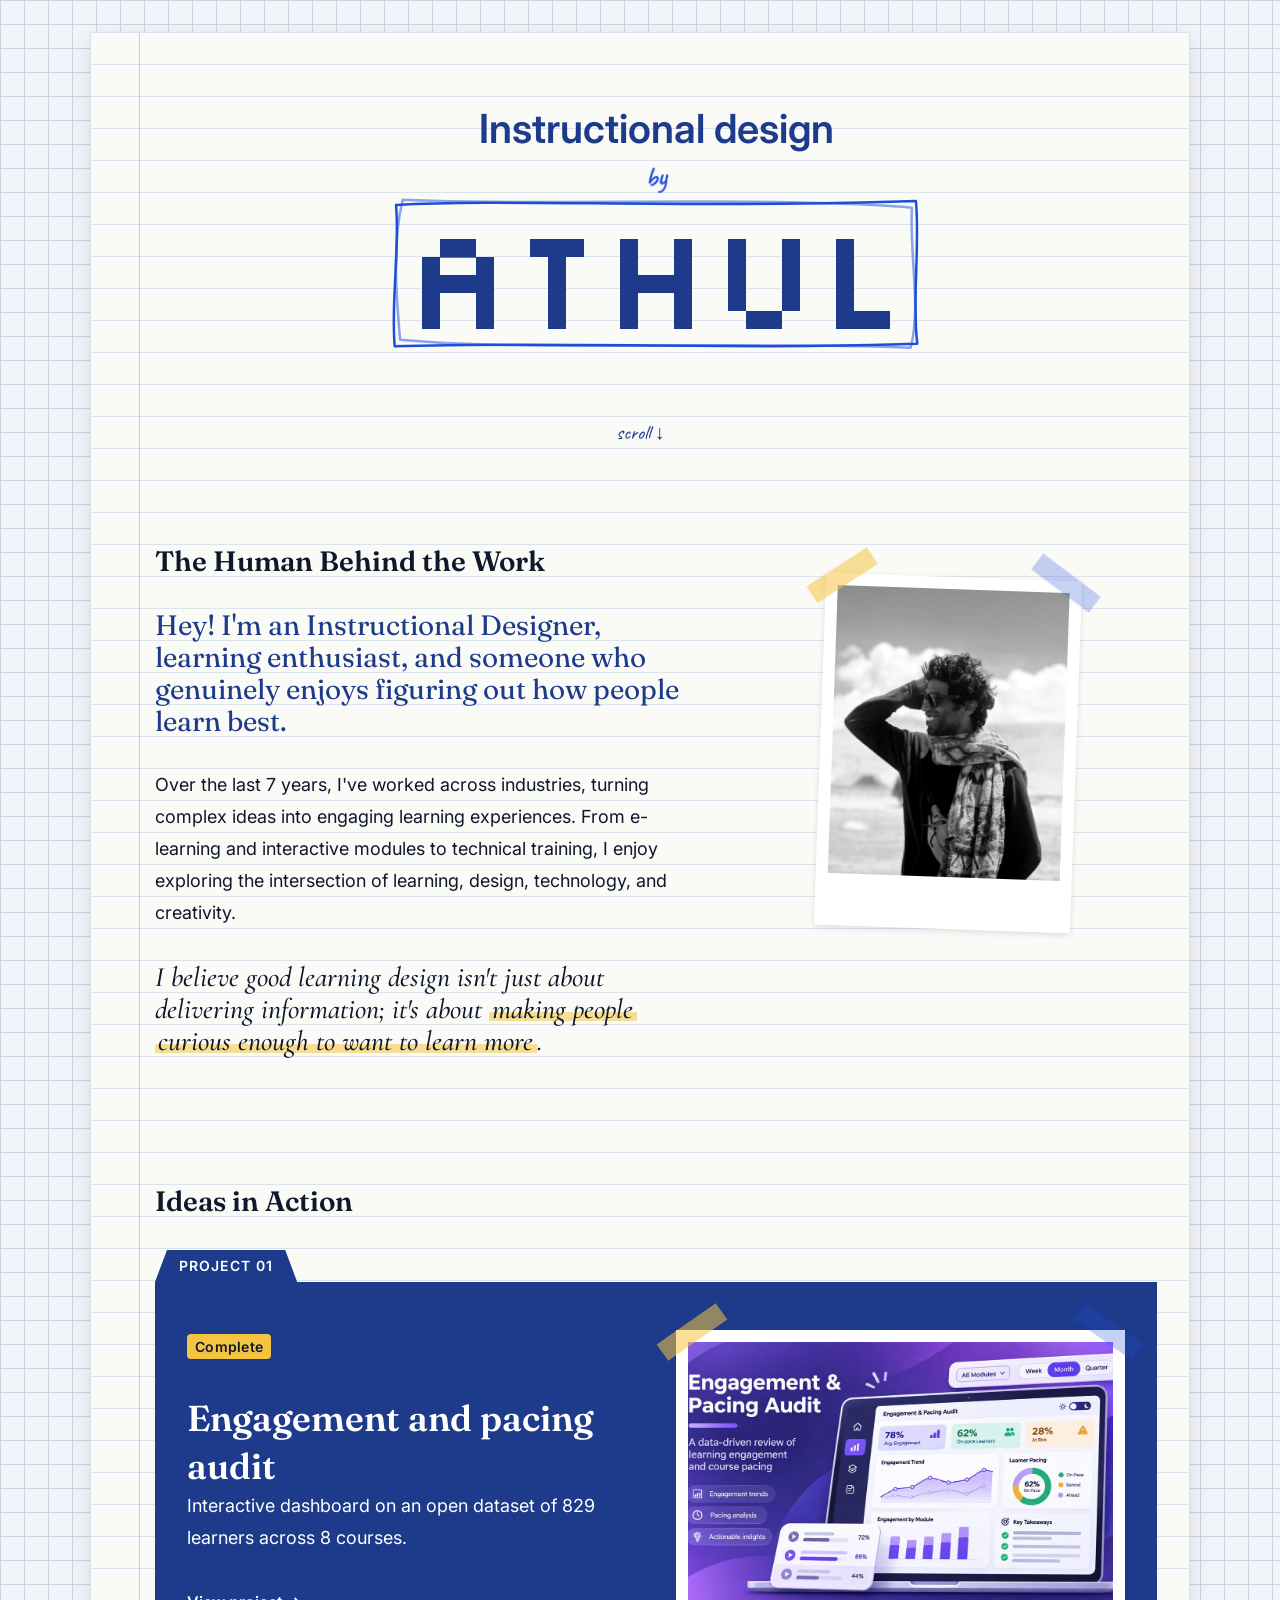
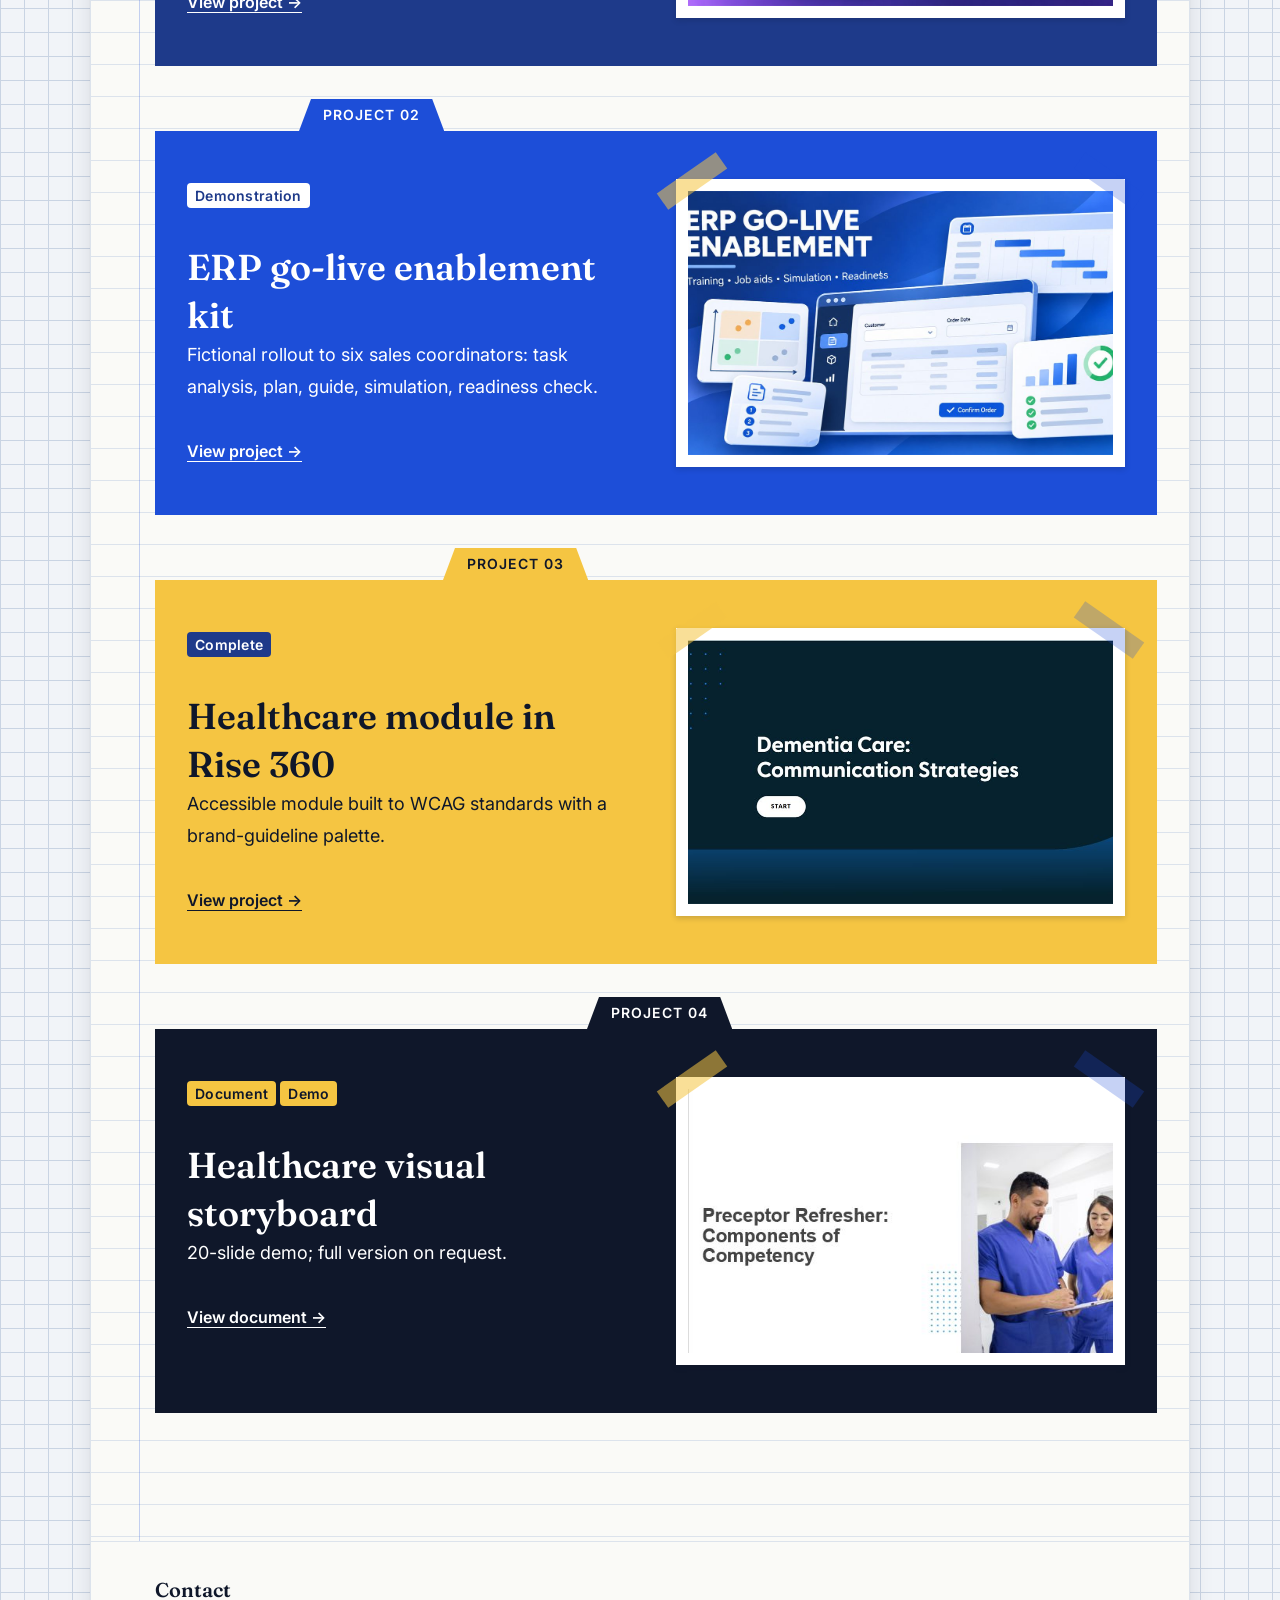
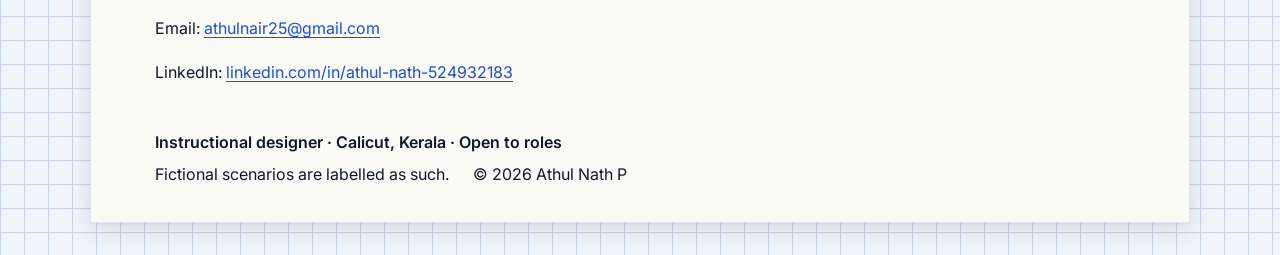
<file: index.html>
<!doctype html>
<html lang="en">
<head>
  <meta charset="utf-8">
  <meta name="viewport" content="width=device-width, initial-scale=1">
  <title>Athul Nath P – Instructional designer</title>
  <meta name="description" content="Athul Nath P, instructional designer in Calicut, Kerala. I design training people actually finish, and check that it works.">

  <!-- Favicon: blue pixel "A" -->
  <link rel="icon" href="favicon.svg" type="image/svg+xml">
  <link rel="icon" href="favicon-32.png" type="image/png" sizes="32x32">
  <link rel="apple-touch-icon" href="apple-touch-icon.png">
  <meta name="theme-color" content="#1D4ED8">

  <!-- Sharing preview (LinkedIn, WhatsApp, etc.). Absolute URLs are required here
       (live site: https://athulravi.github.io/). All other paths on the site are relative. -->
  <meta property="og:type" content="website">
  <meta property="og:site_name" content="Athul Nath P">
  <meta property="og:title" content="Athul Nath P – Instructional designer">
  <meta property="og:description" content="Athul Nath P, instructional designer in Calicut, Kerala. I design training people actually finish, and check that it works.">
  <meta property="og:url" content="https://athulravi.github.io/">
  <meta property="og:image" content="https://athulravi.github.io/assets/og-image.jpg">
  <meta property="og:image:width" content="1200">
  <meta property="og:image:height" content="630">
  <meta property="og:image:alt" content="Instructional design by Athul Nath P">
  <meta name="twitter:card" content="summary_large_image">

  <link rel="preconnect" href="https://fonts.googleapis.com">
  <link rel="preconnect" href="https://fonts.gstatic.com" crossorigin>
  <link rel="stylesheet" href="https://fonts.googleapis.com/css2?family=Caveat:wght@400;600&family=Cormorant+Garamond:ital,wght@1,500&family=Fraunces:opsz,wght@9..144,400;9..144,600&family=Inter:wght@400;600&family=Silkscreen&display=swap">
  <link rel="stylesheet" href="css/tokens.css">
  <link rel="stylesheet" href="css/base.css">
  <link rel="stylesheet" href="css/home.css">
  <link rel="stylesheet" href="css/motion.css">
  <!-- Progressive enhancement: motion styles apply only when JS runs -->
  <script>document.documentElement.classList.add('js');</script>
  <script src="js/main.js" defer></script>
</head>
<body>
  <!-- Dock: slim top strip with a one-line copy of the hero mark at the right.
       Purely visual (aria-hidden; the h1 below is the only heading). Shown only
       once js/main.js adds .dock-ready; the hero morphs into it on scroll. -->
  <div class="dock" aria-hidden="true">
    <div class="dock-inner container">
      <p class="dock-mark">
        <span class="dock-kicker">Instructional design</span>
        <span class="dock-by">by</span>
        <span class="dock-name-box">
          <span class="dock-name">ATHUL</span>
          <svg class="hand-box" focusable="false" viewBox="0 0 400 120" preserveAspectRatio="none">
            <path d="M6 9 C 90 4, 220 12, 394 6 C 397 40, 391 82, 395 113 C 262 118, 120 111, 5 115 C 2 80, 9 44, 6 9 Z"/>
            <path d="M11 5 C 120 10, 282 2, 391 11 C 389 46, 398 86, 390 116 C 248 111, 108 119, 9 110 C 6 74, 3 38, 11 5"/>
          </svg>
        </span>
      </p>
    </div>
  </div>

  <!-- Masthead: the big hero title. It scrolls normally; on scroll it shrinks,
       glides to the top-right and cross-fades into the dock mark (css/motion.css). -->
  <header class="masthead">
    <div class="masthead-inner container">
      <h1 id="hero-title" class="hero-title">
        <span class="hero-kicker">Instructional design</span>
        <span class="hero-by tilt">by</span>
        <span class="name-box">
          <span class="hero-name" aria-hidden="true">ATHUL</span>
          <span class="visually-hidden">Athul Nath P</span>
          <svg class="hand-box" aria-hidden="true" focusable="false" viewBox="0 0 400 120" preserveAspectRatio="none">
            <path d="M6 9 C 90 4, 220 12, 394 6 C 397 40, 391 82, 395 113 C 262 118, 120 111, 5 115 C 2 80, 9 44, 6 9 Z"/>
            <path d="M11 5 C 120 10, 282 2, 391 11 C 389 46, 398 86, 390 116 C 248 111, 108 119, 9 110 C 6 74, 3 38, 11 5"/>
          </svg>
        </span>
      </h1>
    </div>
  </header>

  <main id="main">
    <!-- Lower part of the hero: spacing + scroll cue; scrolls away first -->
    <section class="hero-lower" aria-hidden="true">
      <p class="scroll-cue">scroll <span class="scroll-arrow">&darr;</span></p>
    </section>

    <!-- About ("The Human Behind the Work") with the photo in a polaroid frame -->
    <section id="about" class="section container about" aria-labelledby="about-title">
      <h2 id="about-title" data-reveal>The Human Behind the Work</h2>
      <p class="about-lead" data-reveal>Hey! I'm an Instructional Designer, learning enthusiast, and someone who genuinely enjoys figuring out how people learn best.</p>

      <figure class="polaroid tilt" data-reveal="settle">
        <!-- Fixed-size frame (CSS) + intrinsic width/height: no layout shift -->
        <img class="polaroid-photo" src="assets/photo.jpg" alt="Portrait of Athul Nath P" width="720" height="1280" loading="lazy" decoding="async">
      </figure>

      <p data-reveal>Over the last 7 years, I've worked across industries, turning complex ideas into engaging learning experiences. From e-learning and interactive modules to technical training, I enjoy exploring the intersection of learning, design, technology, and creativity.</p>
      <p class="about-quote" data-reveal>I believe good learning design isn't just about delivering information; it's about <span class="marker">making people curious enough to want to learn more</span>.</p>
    </section>

    <!-- Work ("Ideas in Action"): four stacked folder-tab panels -->
    <section id="work" class="section container work" aria-labelledby="work-title">
      <h2 id="work-title" data-reveal>Ideas in Action</h2>

      <!-- Projects 01-04: folder-tab panels (sticky stacking in css/motion.css) -->
      <div class="panel-stack">
        <article class="panel panel--navy" aria-labelledby="p01-title" data-reveal>
          <p class="folder-tab">Project 01</p>
          <div class="panel-body">
            <div class="panel-text">
              <p class="status"><span class="pill"><span class="visually-hidden">Status: </span>Complete</span></p>
              <h3 id="p01-title">Engagement and pacing audit</h3>
              <p class="panel-desc">Interactive dashboard on an open dataset of 829 learners across 8 courses.</p>
              <p class="panel-cta"><a href="projects/engagement-audit/index.html">View project<span class="visually-hidden">: Engagement and pacing audit</span> <span aria-hidden="true">&rarr;</span></a></p>
            </div>
            <div class="shot-frame"><img class="shot" src="assets/thumbs/engagement-audit.jpg" alt="Screenshot of the Engagement and pacing audit dashboard" width="1200" height="675" loading="lazy" decoding="async"></div>
          </div>
        </article>

        <article class="panel panel--blue" aria-labelledby="p02-title" data-reveal>
          <p class="folder-tab">Project 02</p>
          <div class="panel-body">
            <div class="panel-text">
              <p class="status"><span class="pill"><span class="visually-hidden">Status: </span>Demonstration</span></p>
              <h3 id="p02-title">ERP go-live enablement kit</h3>
              <p class="panel-desc">Fictional rollout to six sales coordinators: task analysis, plan, guide, simulation, readiness check.</p>
              <p class="panel-cta"><a href="projects/erp-kit/index.html">View project<span class="visually-hidden">: ERP go-live enablement kit</span> <span aria-hidden="true">&rarr;</span></a></p>
            </div>
            <div class="shot-frame"><img class="shot" src="assets/thumbs/erp-kit.jpg" alt="Screenshot of the ERP go-live enablement kit" width="1200" height="675" loading="lazy" decoding="async"></div>
          </div>
        </article>

        <article class="panel panel--yellow" aria-labelledby="p03-title" data-reveal>
          <p class="folder-tab">Project 03</p>
          <div class="panel-body">
            <div class="panel-text">
              <p class="status"><span class="pill"><span class="visually-hidden">Status: </span>Complete</span></p>
              <h3 id="p03-title">Healthcare module in Rise 360</h3>
              <p class="panel-desc">Accessible module built to WCAG standards with a brand-guideline palette.</p>
              <p class="panel-cta"><a href="https://athulravi.github.io/Articulate-demo/">View project<span class="visually-hidden">: Healthcare module in Rise 360</span> <span aria-hidden="true">&rarr;</span></a></p>
            </div>
            <div class="shot-frame"><img class="shot shot--wide" src="assets/thumbs/healthcare-rise.jpg" alt="Screenshot of the Healthcare module in Rise 360" width="1200" height="520" loading="lazy" decoding="async"></div>
          </div>
        </article>

        <article class="panel panel--ink" aria-labelledby="p04-title" data-reveal>
          <p class="folder-tab">Project 04</p>
          <div class="panel-body">
            <div class="panel-text">
              <p class="status"><span class="pill">Document</span> <span class="pill"><span class="visually-hidden">Status: </span>Demo</span></p>
              <h3 id="p04-title">Healthcare visual storyboard</h3>
              <p class="panel-desc">20-slide demo; full version on request.</p>
              <p class="panel-cta"><a href="documents/healthcare-storyboard-demo.pdf">View document<span class="visually-hidden">: Healthcare visual storyboard (PDF)</span> <span aria-hidden="true">&rarr;</span></a></p>
            </div>
            <div class="shot-frame"><img class="shot" src="assets/thumbs/healthcare-storyboard.jpg" alt="Preview of the Healthcare visual storyboard" width="582" height="444" loading="lazy" decoding="async"></div>
          </div>
        </article>
      </div>
    </section>
  </main>

  <footer id="contact" class="site-footer">
    <div class="container">
      <h2>Contact</h2>
      <ul class="contact-list">
        <li>Email: <a href="mailto:athulnair25@gmail.com">athulnair25@gmail.com</a></li>
        <li>LinkedIn: <a href="https://www.linkedin.com/in/athul-nath-524932183/" target="_blank" rel="noopener noreferrer">linkedin.com/in/athul-nath-524932183<span class="visually-hidden"> (opens in a new tab)</span></a></li>
      </ul>
      <p class="footer-facts">Instructional designer &middot; Calicut, Kerala &middot; Open to roles</p>
      <div class="footer-meta">
        <p>Fictional scenarios are labelled as such.</p>
        <p>&copy; 2026 Athul Nath P</p>
      </div>
    </div>
  </footer>
</body>
</html>
</file>
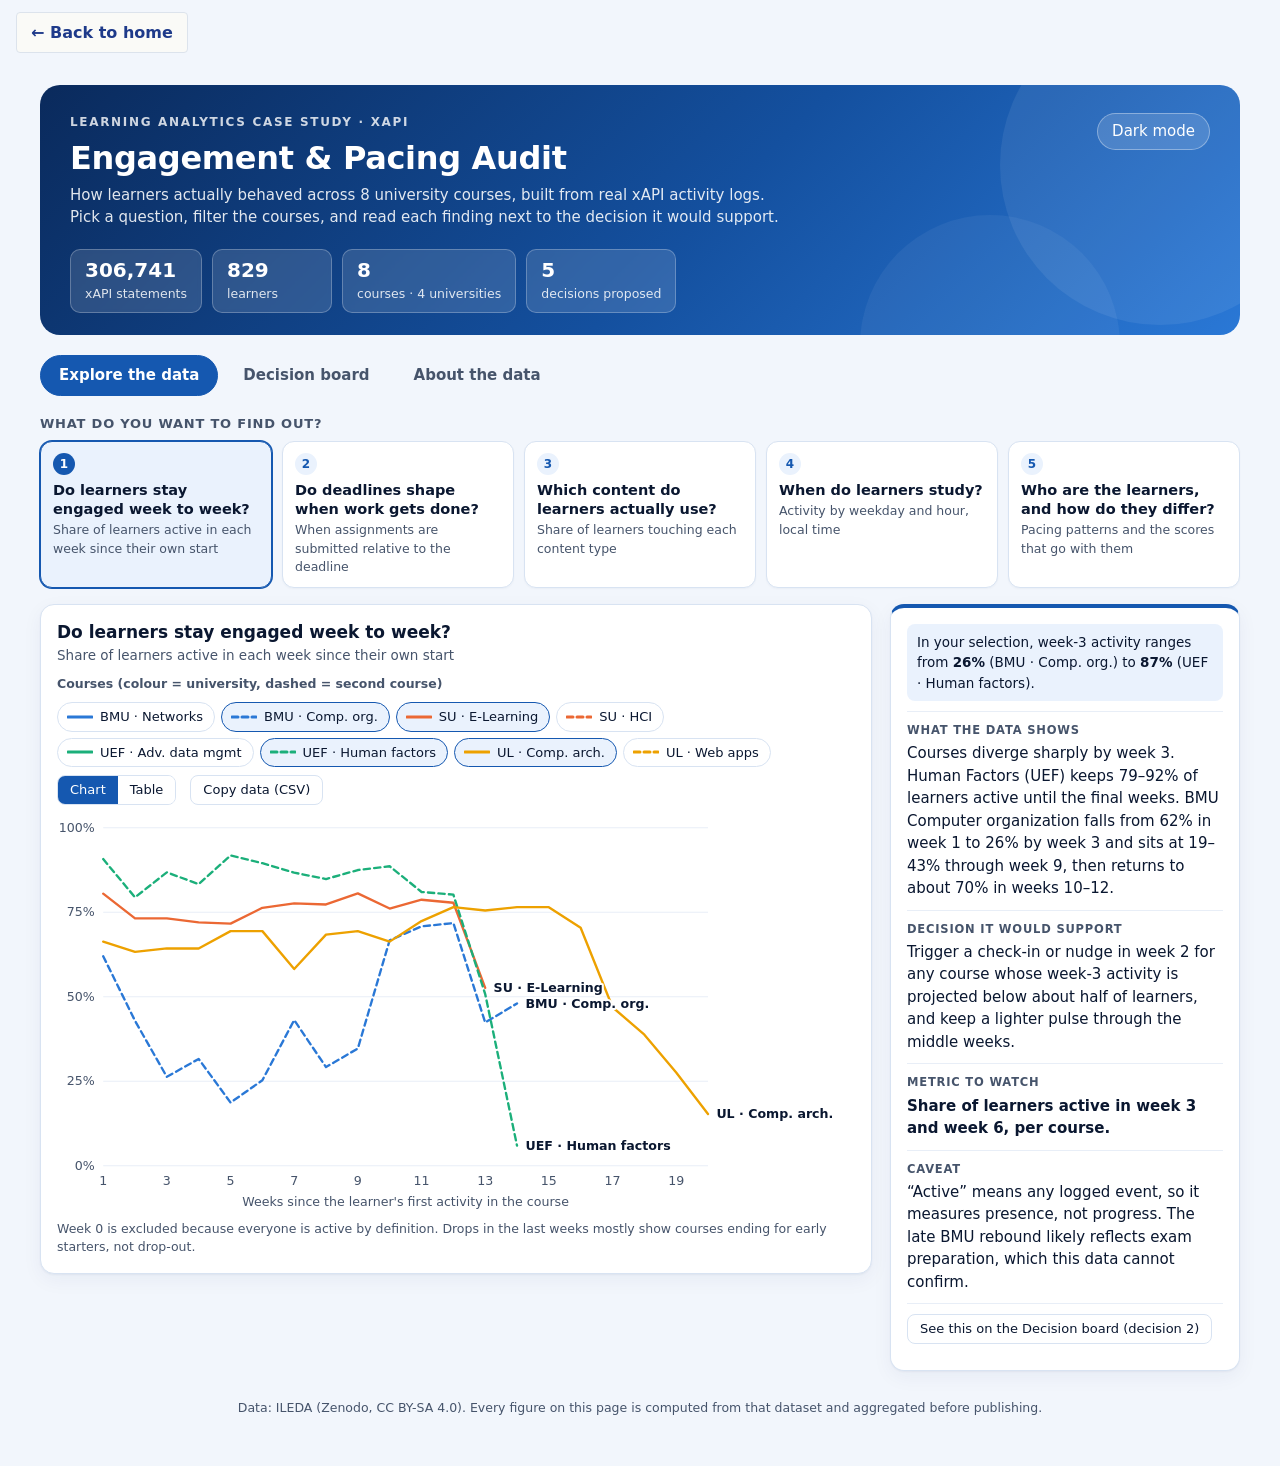
<file: projects/engagement-audit/index.html>
<!DOCTYPE html>
<html lang="en">
<head>
<meta charset="utf-8">
<meta name="viewport" content="width=device-width, initial-scale=1">
<title>Engagement &amp; Pacing Audit — interactive dashboard</title>
<style>
:root{
  --bg:#f2f6fc; --surface:#ffffff; --ink:#0a1730; --ink2:#46546b; --ink3:#7a879b; --grid:#e8eef7; --line:#d8e3f2;
  --accent:#1558b0; --accent-bg:#eaf2fd; --focus:#1a5fb4;
  --c1:#2a78d6; --c2:#eb6834; --c3:#1baf7a; --c4:#eda100;
  --good:#1a7f4b; --warn:#a15c00;
}
[data-theme="dark"]{
  --bg:#0b1220; --surface:#121b2d; --ink:#eef3fb; --ink2:#b4c0d4; --ink3:#8895ab; --grid:#223049; --line:#2a3a56;
  --accent:#79b0f5; --accent-bg:#17284a; --focus:#79b0f5;
  --c1:#3987e5; --c2:#d95926; --c3:#199e70; --c4:#c98500;
  --good:#4cc38a; --warn:#e0a040;
}
*{box-sizing:border-box}
html{-webkit-text-size-adjust:100%}
body{margin:0;background:var(--bg);color:var(--ink);font:15px/1.5 system-ui,-apple-system,"Segoe UI",Roboto,sans-serif}
a{color:var(--accent)}
button,select{font:inherit;color:inherit}
:focus-visible{outline:3px solid var(--focus);outline-offset:2px;border-radius:4px}
.wrap{max-width:1240px;margin:0 auto;padding:20px 20px 48px}
header.top{display:flex;gap:16px;align-items:flex-start;justify-content:space-between;flex-wrap:wrap;margin-bottom:14px}
h1{font-size:26px;line-height:1.2;margin:0 0 4px;letter-spacing:-.01em}
.sub{color:var(--ink2);margin:0;max-width:760px}
.kpis{display:flex;gap:10px;flex-wrap:wrap;margin:14px 0 4px}
.kpi{background:var(--surface);border:1px solid var(--line);border-radius:10px;padding:8px 14px;min-width:120px}
.kpi b{display:block;font-size:20px;line-height:1.2}
.kpi span{font-size:12.5px;color:var(--ink2)}
.themebtn{background:var(--surface);border:1px solid var(--line);border-radius:999px;padding:6px 14px;cursor:pointer}
nav.tabs{display:flex;gap:4px;border-bottom:1px solid var(--line);margin:18px 0 18px}
nav.tabs button{background:none;border:0;border-bottom:3px solid transparent;padding:10px 16px;cursor:pointer;font-weight:600;color:var(--ink2);margin-bottom:-1px}
nav.tabs button[aria-selected="true"]{color:var(--ink);border-bottom-color:var(--accent)}
.h2{font-size:13px;text-transform:uppercase;letter-spacing:.06em;color:var(--ink2);margin:0 0 8px;font-weight:700}
.objectives{display:grid;grid-template-columns:repeat(auto-fit,minmax(200px,1fr));gap:10px;border:0;margin:0 0 16px;padding:0}
.objectives legend{padding:0}
.obj{position:relative}
.obj input{position:absolute;opacity:0;inset:0;cursor:pointer;margin:0;width:100%;height:100%}
.obj label{display:block;height:100%;background:var(--surface);border:1.5px solid var(--line);border-radius:12px;padding:10px 12px;cursor:pointer}
.obj label small{display:block;color:var(--ink2);font-size:12.5px;margin-top:2px}
.obj label b{display:block;font-size:14.5px;line-height:1.3}
.obj input:checked + label{border-color:var(--accent);background:var(--accent-bg);box-shadow:0 0 0 1px var(--accent)}
.obj input:focus-visible + label{outline:3px solid var(--focus);outline-offset:2px}
.layout{display:grid;grid-template-columns:minmax(0,1fr) 350px;gap:18px;align-items:start}
@media(max-width:960px){.layout{grid-template-columns:1fr}}
.card{background:var(--surface);border:1px solid var(--line);border-radius:14px;padding:16px}
.card h2{font-size:17px;margin:0 0 2px;line-height:1.3}
.card .qsub{color:var(--ink2);margin:0 0 10px;font-size:13.5px}
.controls{display:flex;flex-wrap:wrap;gap:8px 14px;align-items:center;margin:10px 0 8px}
.chips{display:flex;flex-wrap:wrap;gap:6px}
.chip{display:inline-flex;align-items:center;gap:7px;background:var(--surface);border:1.5px solid var(--line);border-radius:999px;padding:4px 11px 4px 9px;cursor:pointer;font-size:13px}
.chip[aria-pressed="true"]{background:var(--accent-bg);border-color:var(--accent)}
.chip[disabled]{opacity:.45;cursor:not-allowed}
.chip svg{flex:none}
.seg{display:inline-flex;border:1.5px solid var(--line);border-radius:8px;overflow:hidden}
.seg button{background:var(--surface);border:0;padding:4px 12px;cursor:pointer;font-size:13px}
.seg button[aria-pressed="true"]{background:var(--accent);color:#fff}
[data-theme="dark"] .seg button[aria-pressed="true"]{color:#0b0b0b}
.lbl{font-size:12.5px;color:var(--ink2);font-weight:600}
.btn{background:var(--surface);border:1.5px solid var(--line);border-radius:8px;padding:4px 12px;cursor:pointer;font-size:13px}
.btn:hover{border-color:var(--accent)}
.chartwrap{position:relative}
svg.chart{display:block;width:100%;height:auto;overflow:visible}
svg text{font-family:inherit;fill:var(--ink2);font-size:12px}
svg .t-ink{fill:var(--ink)}
svg .axis{stroke:var(--grid)}
.tip{position:absolute;pointer-events:none;background:var(--surface);color:var(--ink);border:1px solid var(--line);box-shadow:0 4px 16px rgba(0,0,0,.14);border-radius:8px;padding:7px 10px;font-size:12.5px;line-height:1.4;z-index:5;max-width:280px;display:none}
.tip b{display:block;margin-bottom:2px}
.tip .row{display:flex;gap:8px;align-items:center;justify-content:space-between;white-space:nowrap}
.tip .row i{display:inline-block;width:14px;height:0;border-top:2.5px solid;margin-right:6px;vertical-align:middle}
table.data{border-collapse:collapse;width:100%;font-size:13px}
table.data th,table.data td{border-bottom:1px solid var(--grid);padding:5px 8px;text-align:right}
table.data th:first-child,table.data td:first-child{text-align:left}
table.data th{color:var(--ink2);font-weight:600;position:sticky;top:0;background:var(--surface)}
.tablewrap{max-height:460px;overflow:auto;border:1px solid var(--line);border-radius:8px}
.note{font-size:12.5px;color:var(--ink2);margin:8px 0 0}
.panel{position:sticky;top:12px}
@media(max-width:960px){.panel{position:static}}
.panel .sec{padding:10px 0;border-top:1px solid var(--grid)}
.panel .sec:first-of-type{border-top:0;padding-top:0}
.panel .tag{font-size:11.5px;text-transform:uppercase;letter-spacing:.07em;font-weight:700;color:var(--ink2);margin:0 0 3px}
.panel p{margin:0}
.panel .dyn{background:var(--accent-bg);border-radius:8px;padding:8px 10px;font-size:13.5px;margin-bottom:10px}
.panel .metric{font-weight:600}
.pill{display:inline-block;border-radius:999px;padding:1px 9px;font-size:12px;font-weight:600;border:1px solid var(--line);background:var(--surface);margin-right:4px}
.pill.hi{border-color:var(--good);color:var(--good)}
.pill.md{border-color:var(--warn);color:var(--warn)}
.pill.lo{color:var(--ink2)}
.board{display:grid;grid-template-columns:repeat(auto-fill,minmax(340px,1fr));gap:14px}
.rec{display:flex;flex-direction:column;gap:6px}
.rec .num{display:inline-grid;place-items:center;width:28px;height:28px;border-radius:50%;background:var(--accent);color:#fff;font-weight:700;font-size:14px;flex:none}
[data-theme="dark"] .rec .num{color:#0b0b0b}
.rec h3{margin:0;font-size:16px;line-height:1.3}
.rec .head{display:flex;gap:10px;align-items:flex-start}
.rec dl{margin:4px 0 0}
.rec dt{font-size:11.5px;text-transform:uppercase;letter-spacing:.07em;font-weight:700;color:var(--ink2);margin-top:8px}
.rec dd{margin:0}
.matrix{display:grid;grid-template-columns:70px 1fr 1fr;grid-template-rows:auto 150px 150px 28px;gap:6px;max-width:560px;margin:0 0 18px}
.matrix .cell{border:1px dashed var(--line);border-radius:10px;padding:8px;display:flex;flex-wrap:wrap;gap:6px;align-content:flex-start;background:var(--surface)}
.matrix .ax{font-size:12px;color:var(--ink2);display:flex;align-items:center;justify-content:center;text-align:center}
.matrix .cell b{width:100%;font-size:12px;color:var(--ink2);font-weight:600}
.matrix button{width:30px;height:30px;border-radius:50%;border:0;background:var(--accent);color:#fff;font-weight:700;cursor:pointer}
[data-theme="dark"] .matrix button{color:#0b0b0b}
.about h3{margin:18px 0 4px;font-size:16px}
.about ul{margin:4px 0 0;padding-left:20px}
.about li{margin:3px 0}
.sr{position:absolute;width:1px;height:1px;overflow:hidden;clip:rect(0 0 0 0);white-space:nowrap}
footer{margin-top:28px;color:var(--ink2);font-size:12.5px}

.hero{background:linear-gradient(135deg,#0a2a5c 0%,#14509f 55%,#2a78d6 100%);color:#fff;border-radius:20px;padding:28px 30px 22px;margin-bottom:6px;position:relative;overflow:hidden}
.hero::after{content:"";position:absolute;right:-80px;top:-80px;width:320px;height:320px;border-radius:50%;background:rgba(255,255,255,.07)}
.hero::before{content:"";position:absolute;right:120px;bottom:-140px;width:260px;height:260px;border-radius:50%;background:rgba(255,255,255,.05)}
.eyebrow{font-size:12px;letter-spacing:.14em;text-transform:uppercase;font-weight:700;opacity:.8;margin:0 0 8px}
.hero h1{color:#fff;font-size:32px;margin:0 0 6px}
.hero .sub{color:rgba(255,255,255,.88);max-width:720px}
.hero .kpis{margin:20px 0 0;position:relative;z-index:1}
.hero .kpi{background:rgba(255,255,255,.13);border:1px solid rgba(255,255,255,.25);color:#fff;backdrop-filter:blur(2px)}
.hero .kpi span{color:rgba(255,255,255,.85)}
.hero .themebtn{background:rgba(255,255,255,.14);border-color:rgba(255,255,255,.35);color:#fff;position:relative;z-index:1}
.card{box-shadow:0 1px 2px rgba(15,40,90,.05),0 6px 20px rgba(15,40,90,.05)}
nav.tabs{border-bottom:0;gap:6px;margin:20px 0 18px}
nav.tabs button{border:1.5px solid transparent;border-radius:999px;margin-bottom:0;padding:8px 18px}
nav.tabs button[aria-selected="true"]{background:var(--accent);color:#fff;border-color:var(--accent)}
[data-theme="dark"] nav.tabs button[aria-selected="true"]{color:#0b1220}
nav.tabs button:not([aria-selected="true"]):hover{background:var(--accent-bg)}
.obj label{transition:box-shadow .15s,border-color .15s;box-shadow:0 1px 2px rgba(15,40,90,.04)}
.obj label:hover{border-color:var(--accent)}
.obj .n{display:inline-grid;place-items:center;width:22px;height:22px;border-radius:50%;background:var(--accent-bg);color:var(--accent);font-size:12px;font-weight:700;margin-bottom:6px}
.obj input:checked + label .n{background:var(--accent);color:#fff}
[data-theme="dark"] .obj input:checked + label .n{color:#0b1220}
.card h2{color:var(--ink)}
.panel{border-top:4px solid var(--accent)}
.rec{border-top:4px solid var(--accent)}
.tablewrap{border-color:var(--line)}
footer{text-align:center}
@media(max-width:600px){.hero{padding:20px 18px}.hero h1{font-size:25px}}
[hidden]{display:none!important}
</style>
</head>
<body>
<!-- Back to home (portfolio) -->
<a href="../../index.html" style="display:inline-block;align-self:flex-start;margin:12px 16px;padding:10px 14px;font:600 16px/1.2 system-ui,sans-serif;color:#1E3A8A;background:#FAFAF7;border:1px solid #DCE3EC;border-radius:4px;text-decoration:none">&larr; Back to home</a>
<div class="wrap">
<header class="hero">
  <div style="display:flex;gap:16px;align-items:flex-start;justify-content:space-between;flex-wrap:wrap;position:relative;z-index:1">
    <div>
      <p class="eyebrow">Learning analytics case study · xAPI</p>
      <h1>Engagement &amp; Pacing Audit</h1>
      <p class="sub">How learners actually behaved across 8 university courses, built from real xAPI activity logs. Pick a question, filter the courses, and read each finding next to the decision it would support.</p>
    </div>
    <button class="themebtn" id="themeBtn" type="button" aria-pressed="false">Dark mode</button>
  </div>
  <div class="kpis" aria-label="Dataset summary">
    <div class="kpi"><b>306,741</b><span>xAPI statements</span></div>
    <div class="kpi"><b>829</b><span>learners</span></div>
    <div class="kpi"><b>8</b><span>courses · 4 universities</span></div>
    <div class="kpi"><b>5</b><span>decisions proposed</span></div>
  </div>
</header>

<nav class="tabs" role="tablist" aria-label="Dashboard sections">
  <button role="tab" id="tab-explore" aria-selected="true" aria-controls="p-explore" data-tab="explore">Explore the data</button>
  <button role="tab" id="tab-decision-board" aria-selected="false" aria-controls="p-decisions" data-tab="decision-board" tabindex="-1">Decision board</button>
  <button role="tab" id="tab-about" aria-selected="false" aria-controls="p-about" data-tab="about" tabindex="-1">About the data</button>
</nav>

<section id="p-explore" role="tabpanel" aria-labelledby="tab-explore">
  <fieldset class="objectives" id="objectives">
    <legend class="h2">What do you want to find out?</legend>
  </fieldset>
  <div class="layout">
    <div class="card" id="main">
      <h2 id="qTitle"></h2>
      <p class="qsub" id="qSub"></p>
      <div class="controls" id="controls"></div>
      <div class="chartwrap" id="chartwrap">
        <div id="chartArea"></div>
        <div class="tip" id="tip" role="presentation"></div>
      </div>
      <div class="tablewrap" id="tableArea" hidden></div>
      <p class="note" id="viewNote"></p>
      <div class="sr" id="live" aria-live="polite"></div>
    </div>
    <aside class="card panel" id="panel" aria-label="What this means"></aside>
  </div>
</section>

<section id="p-decisions" role="tabpanel" aria-labelledby="tab-decision-board" hidden>
  <p class="sub" style="margin-bottom:12px">Five decisions the data supports, each with the metric that would show whether it worked. Sort them, or open the evidence behind any one.</p>
  <div class="controls"><span class="lbl">Sort by</span>
    <div class="seg" id="sortSeg" role="group" aria-label="Sort recommendations">
      <button type="button" data-sort="priority" aria-pressed="true">Proposed priority</button>
      <button type="button" data-sort="effort" aria-pressed="false">Lowest effort first</button>
      <button type="button" data-sort="impact" aria-pressed="false">Highest impact first</button>
    </div>
  </div>
  <div id="matrixArea"></div>
  <div class="board" id="board"></div>
</section>

<section id="p-about" role="tabpanel" aria-labelledby="tab-about" hidden>
  <div class="card about">
    <h2>About the data and the method</h2>
    <h3>Source</h3>
    <p>ILEDA dataset: anonymised xAPI statements from Moodle and LAMS learning environments at four universities (Zenodo, DOI <a href="https://doi.org/10.5281/zenodo.10114515">10.5281/zenodo.10114515</a>), licensed CC BY-SA 4.0. All credit for data collection and publication goes to the dataset's authors. This dashboard shows only aggregated results (no learner-level records) and is shared under the same CC BY-SA 4.0 licence. Analysis and dashboard: Athul Nath P.</p>
    <h3>How the numbers are built</h3>
    <ul>
      <li><b>Weeks</b> are counted from each learner's own first activity in a course, so courses with different calendars are comparable. "Active" means at least one logged event that week.</li>
      <li><b>Content coverage</b> is the share of a course's learners with at least one logged event of that content type. Hatched cells mean the LMS logged nothing of that type for the course.</li>
      <li><b>Deadline proxy:</b> the dataset has no due dates, so each assignment's deadline is approximated by the 90th-percentile submission time. Only assignments with enough submissions are used (40+, or 150+ in Human Factors, which has many small items).</li>
      <li><b>Study times</b> use each university's local time zone. Timestamps in the BMU courses may be offset, which makes their time-of-day unreliable, so BMU is left out of the pooled view.</li>
      <li><b>Learner types</b> come from a transparent rule set: Early leaver (active span of 3 weeks or less, or under half the course median); Bursty (half or more of all events in their two busiest weeks); Steady (active in 75% or more of weeks); otherwise On-and-off. Scores are mean scaled scores of scored learners.</li>
    </ul>
    <h3>What this cannot tell you</h3>
    <ul>
      <li>Viewing is not learning: activity shows behaviour, not understanding.</li>
      <li>No due dates and no final grades are in the data, so deadlines are a proxy and outcomes are limited to logged scores.</li>
      <li>Logging differs by course (for example BMU only logs quizzes and assessments), so cross-course comparisons of content use are partly comparisons of instrumentation.</li>
      <li>Scores in the UL Web applications course are unreliable, so its scores are not shown, and only 12 SU Human Computer Interaction learners have a score.</li>
      <li>Links between learner type and score are associations. Only 15 learners are Early leavers with a score.</li>
    </ul>
  </div>
</section>
<footer>Data: ILEDA (Zenodo, CC BY-SA 4.0). Every figure on this page is computed from that dataset and aggregated before publishing.</footer>
</div>
<script>
const DATA = {"courses":[{"id":"BMU | Computer networks","inst":"BMU","name":"Computer networks","learners":41,"events":5769,"retention":[100.0,63.4,80.5,68.3,56.1,65.9,39.0,17.1,51.2,46.3,51.2,58.5,60.0,61.5,57.9,68.6],"coverage":[0.0,0.0,0.0,100.0,100.0,0.0],"timing":null,"heat":[[4.33,1.39,0.88,0.1,0.14,0.03,0.07,0.0,0.0,0.1,0.07,0.14,0.17,0.38,0.42,0.14,1.35,0.73,0.42,1.02,1.59,0.49,0.54,1.02],[0.75,2.03,0.73,0.8,0.0,0.0,0.0,0.0,0.0,0.0,0.03,0.88,0.07,0.24,1.04,0.1,0.69,0.71,0.5,0.36,0.42,0.75,0.36,0.14],[1.07,1.14,0.64,0.71,0.0,0.0,0.0,0.0,0.0,0.0,0.47,0.83,0.52,0.36,0.43,1.11,0.4,0.17,1.16,0.5,0.83,1.7,1.65,0.0],[2.36,0.9,0.03,0.33,0.0,0.0,0.0,0.0,0.0,0.0,0.21,0.0,0.78,0.5,0.4,0.1,0.29,0.0,0.83,0.94,0.07,0.29,0.54,5.11],[1.94,1.2,0.47,0.0,0.0,0.0,0.0,0.0,0.0,0.0,0.0,0.61,0.03,0.03,0.0,0.4,0.33,0.03,5.79,19.74,1.13,0.29,0.07,0.87],[0.49,0.07,0.33,0.03,0.1,0.03,0.0,0.0,0.0,0.0,0.0,0.0,0.0,0.0,0.61,0.07,0.54,0.21,0.54,0.5,0.5,0.03,0.03,0.1],[0.07,0.03,0.0,0.0,0.66,0.0,0.0,0.07,0.0,0.0,0.0,0.07,0.03,0.21,0.17,0.36,0.28,0.94,1.72,0.64,1.35,0.28,0.35,2.1]],"weekend":13.5,"after18":57.3,"night":36.7,"segments":[{"name":"Steady","n":8,"share":19.5,"mean":0.76,"nscore":8},{"name":"Bursty","n":25,"share":61.0,"mean":0.63,"nscore":25},{"name":"On-and-off","n":6,"share":14.6,"mean":0.66,"nscore":6},{"name":"Early leaver","n":2,"share":4.9,"mean":0.72,"nscore":2}]},{"id":"BMU | Computer organization","inst":"BMU","name":"Computer organization","learners":79,"events":8829,"retention":[100.0,62.0,42.9,26.3,31.6,18.7,25.3,43.1,29.2,34.7,66.7,70.8,71.8,42.4,48.0],"coverage":[0.0,0.0,0.0,97.0,99.0,0.0],"timing":null,"heat":[[1.4,2.96,0.33,0.09,0.0,0.14,0.0,0.0,0.0,0.0,0.02,0.07,0.09,0.91,0.45,0.4,0.78,0.68,0.22,0.18,1.5,0.69,0.75,1.17],[1.38,1.29,0.11,0.35,0.02,0.0,0.0,0.0,0.0,0.0,0.0,0.0,0.16,2.27,0.05,0.69,0.69,0.65,0.68,1.54,1.03,2.07,1.19,0.32],[0.96,1.14,1.19,0.02,0.35,0.0,0.0,0.0,0.0,0.0,0.24,0.02,0.09,0.55,0.44,0.53,0.71,0.71,1.28,1.48,0.35,0.51,0.87,0.4],[0.29,1.0,0.62,0.02,0.05,0.0,0.0,0.27,0.0,0.52,0.57,0.59,0.25,2.56,0.63,0.77,0.5,0.48,0.61,1.18,1.02,0.26,2.17,2.31],[1.2,2.05,0.42,0.26,0.07,0.07,0.18,0.0,0.0,0.07,0.78,0.52,0.36,0.07,0.39,0.54,0.52,0.19,0.28,0.58,0.69,0.83,0.18,1.54],[0.24,1.22,0.09,0.02,0.0,0.0,0.0,0.0,0.0,0.02,0.0,0.28,0.19,0.22,0.69,0.63,0.05,0.28,0.26,0.78,0.85,0.31,0.62,0.35],[0.14,0.33,0.58,0.0,0.0,0.0,0.0,0.0,0.0,0.0,0.19,0.02,0.58,12.62,6.34,0.52,0.48,0.4,1.02,0.77,0.24,0.24,0.14,0.67]],"weekend":32.4,"after18":34.1,"night":33.1,"segments":[{"name":"Steady","n":1,"share":1.3,"mean":0.93,"nscore":1},{"name":"Bursty","n":34,"share":43.0,"mean":0.78,"nscore":33},{"name":"On-and-off","n":34,"share":43.0,"mean":0.81,"nscore":34},{"name":"Early leaver","n":10,"share":12.7,"mean":0.7,"nscore":10}]},{"id":"SU | E-Learning","inst":"SU","name":"E-Learning","learners":82,"events":27097,"retention":[100.0,80.5,73.2,73.2,72.0,71.6,76.3,77.6,77.3,80.6,76.1,78.7,77.8,52.6],"coverage":[83.0,61.0,83.0,79.0,70.0,0.0],"timing":null,"heat":[[0.58,0.12,0.01,0.0,0.03,0.0,0.08,0.0,0.21,0.72,0.65,0.7,0.59,0.5,0.7,1.11,1.07,1.51,1.65,0.62,1.25,1.8,1.66,1.34],[0.87,0.47,0.27,0.13,0.15,0.04,0.14,0.12,0.46,1.27,0.8,1.82,1.66,2.01,2.44,2.48,3.45,5.06,5.81,3.8,1.81,0.96,2.11,1.88],[0.97,0.26,0.09,0.02,0.0,0.0,0.04,0.31,0.75,1.02,2.71,2.6,0.85,0.87,0.69,1.11,0.65,0.93,0.89,0.75,0.9,0.4,0.44,0.42],[0.08,0.0,0.01,0.01,0.0,0.0,0.0,0.03,0.14,0.22,0.37,0.27,0.48,0.15,0.32,0.39,0.5,0.39,0.41,0.24,0.31,0.11,0.4,0.19],[0.09,0.07,0.04,0.01,0.0,0.0,0.03,0.0,0.08,0.27,0.24,0.12,0.3,0.42,0.38,0.25,0.89,0.2,0.18,0.28,0.12,0.16,0.29,0.33],[0.19,0.1,0.02,0.01,0.03,0.0,0.0,0.06,0.03,0.06,0.21,0.3,0.54,0.6,0.33,0.51,0.23,0.37,0.13,0.35,0.2,0.09,0.26,0.29],[0.28,0.08,0.02,0.01,0.01,0.0,0.0,0.0,0.04,0.11,0.56,0.28,0.37,0.41,0.58,0.7,0.25,0.88,0.7,1.32,1.12,1.11,0.73,1.14]],"weekend":15.6,"after18":39.0,"night":16.6,"segments":[{"name":"Steady","n":47,"share":57.3,"mean":0.96,"nscore":45},{"name":"Bursty","n":23,"share":28.0,"mean":0.9,"nscore":9},{"name":"On-and-off","n":0,"share":0.0,"mean":null,"nscore":0},{"name":"Early leaver","n":12,"share":14.6,"mean":null,"nscore":0}]},{"id":"SU | Human Computer Interaction","inst":"SU","name":"Human Computer Interaction","learners":120,"events":15862,"retention":[100.0,58.3,76.7,68.3,79.2,83.2,79.8,60.2,61.5,65.0,64.7,83.3,76.0,59.6,82.4,91.7,73.7],"coverage":[93.0,85.0,51.0,1.0,93.0,0.0],"timing":null,"heat":[[0.28,0.08,0.13,0.08,0.0,0.0,0.04,0.18,0.55,1.04,1.22,3.01,2.06,2.68,1.52,1.36,1.19,1.16,1.05,0.76,1.51,1.37,1.54,0.61],[0.26,0.14,0.05,0.03,0.05,0.01,0.08,0.23,0.29,0.63,1.05,3.08,1.02,0.81,0.9,0.72,0.57,1.22,1.12,0.55,1.07,1.24,0.6,0.55],[0.2,0.18,0.12,0.03,0.03,0.0,0.05,0.11,0.35,0.66,0.55,0.74,0.45,0.43,0.47,0.55,0.38,0.6,0.65,0.74,0.73,0.67,0.6,0.47],[0.18,0.26,0.06,0.02,0.06,0.01,0.04,0.18,0.27,0.53,0.46,0.52,0.42,0.49,0.42,0.55,0.48,0.92,0.45,0.41,0.49,0.44,0.55,0.33],[0.16,0.1,0.06,0.0,0.03,0.0,0.09,0.19,0.28,0.67,0.96,2.18,1.28,1.5,0.62,1.39,0.94,0.71,0.54,0.6,0.46,0.51,0.56,0.21],[0.25,0.13,0.01,0.01,0.0,0.11,0.04,0.06,0.15,0.5,0.63,0.66,0.59,0.38,1.41,0.89,0.72,1.21,0.86,0.61,0.72,0.55,0.85,0.51],[0.37,0.11,0.1,0.04,0.01,0.0,0.01,0.01,0.18,0.24,0.94,0.76,1.22,1.47,1.24,1.18,0.96,0.73,1.26,1.19,1.06,0.89,0.98,1.23]],"weekend":28.0,"after18":32.1,"night":13.3,"segments":[{"name":"Steady","n":59,"share":49.2,"mean":0.86,"nscore":10},{"name":"Bursty","n":45,"share":37.5,"mean":null,"nscore":0},{"name":"On-and-off","n":11,"share":9.2,"mean":0.83,"nscore":2},{"name":"Early leaver","n":5,"share":4.2,"mean":null,"nscore":0}]},{"id":"UEF | Advanced Data Management Systems","inst":"UEF","name":"Advanced Data Management Systems","learners":82,"events":18463,"retention":[100.0,78.8,68.8,71.2,76.2,67.5,68.8,73.4,62.0,64.6,57.0,35.4,70.9,54.4,5.3,7.1,4.8],"coverage":[74.0,89.0,37.0,80.0,89.0,79.0],"timing":{"n":387,"bins":[4.1,3.4,2.3,0.8,6.7,2.6,2.1,2.8,2.6,2.1,1.3,2.1,1.3,3.9,62.0],"last24":4.1,"last48":7.5,"last7":22.0,"plus14":62.0,"assignments":8},"heat":[[0.23,0.43,0.15,0.81,0.18,0.02,0.05,0.06,0.42,0.47,1.27,0.67,1.28,1.13,2.32,1.61,1.23,0.88,0.66,1.09,1.08,1.17,1.25,0.78],[0.21,0.14,0.29,0.3,0.23,0.04,0.14,0.11,0.35,1.25,1.34,1.4,2.2,2.99,4.21,1.18,1.51,0.91,1.06,1.18,0.97,0.73,0.83,0.66],[0.45,0.23,0.23,0.14,0.1,0.05,0.02,0.11,1.2,0.84,0.62,0.66,1.12,0.74,0.86,0.77,0.9,1.27,0.81,1.02,0.64,0.8,0.82,1.2],[0.35,0.04,0.15,0.01,0.01,0.02,0.02,0.04,0.37,0.82,0.74,1.08,0.83,1.33,1.08,1.01,0.63,0.89,0.65,0.49,0.76,0.61,1.34,0.64],[0.25,0.04,0.02,0.1,0.03,0.01,0.02,0.01,0.58,0.37,0.47,0.66,0.63,0.6,0.46,0.34,0.79,0.38,0.31,0.34,0.36,0.66,0.71,0.28],[0.61,0.08,0.04,0.0,0.0,0.07,0.13,0.04,0.15,0.31,0.23,0.22,0.88,0.42,0.58,0.51,0.77,0.39,0.61,0.55,0.47,0.25,0.18,0.53],[0.1,0.19,0.05,0.01,0.04,0.02,0.0,0.0,0.14,0.15,0.25,0.47,0.61,0.92,0.87,0.81,0.94,0.93,0.67,1.15,0.89,0.27,0.35,0.74]],"weekend":18.6,"after18":30.6,"night":16.8,"segments":[{"name":"Steady","n":38,"share":46.3,"mean":0.96,"nscore":37},{"name":"Bursty","n":22,"share":26.8,"mean":0.91,"nscore":17},{"name":"On-and-off","n":3,"share":3.7,"mean":0.96,"nscore":3},{"name":"Early leaver","n":19,"share":23.2,"mean":1.0,"nscore":2}]},{"id":"UEF | Human Factors of Interactive Technology","inst":"UEF","name":"Human Factors of Interactive Technology","learners":259,"events":135109,"retention":[100.0,90.7,79.4,86.8,83.3,91.8,89.5,86.7,84.8,87.5,88.6,81.0,80.2,50.8,6.0],"coverage":[97.0,86.0,95.0,92.0,97.0,92.0],"timing":{"n":883,"bins":[33.9,10.8,8.4,7.2,6.7,5.9,5.5,1.8,3.7,3.7,1.6,2.9,2.2,2.6,3.1],"last24":33.9,"last48":44.6,"last7":78.4,"plus14":3.1,"assignments":5},"heat":[[0.27,0.11,0.04,0.11,0.02,0.01,0.05,0.13,0.31,0.9,1.34,1.4,1.36,1.63,1.69,1.24,1.21,1.4,0.69,0.83,0.51,0.64,0.33,0.25],[0.11,0.15,0.03,0.08,0.03,0.02,0.03,0.14,0.29,0.56,0.82,0.94,0.97,1.03,1.03,1.07,1.44,1.51,1.18,1.09,0.8,0.73,0.56,0.39],[0.22,0.11,0.08,0.04,0.01,0.02,0.03,0.11,0.26,0.57,0.71,0.91,0.95,1.21,1.02,1.4,1.28,1.1,0.85,1.11,1.11,0.74,0.76,0.51],[0.16,0.06,0.02,0.03,0.04,0.01,0.09,0.06,0.29,0.54,0.68,0.63,0.77,0.66,0.87,0.75,0.88,0.68,0.55,0.96,0.7,0.5,0.44,0.29],[0.09,0.11,0.04,0.03,0.06,0.0,0.02,0.12,0.31,0.51,0.68,0.97,0.84,1.27,1.09,0.8,0.58,0.86,0.99,0.74,0.78,0.31,0.45,0.25],[0.18,0.03,0.13,0.05,0.04,0.08,0.03,0.03,0.09,0.38,0.61,0.68,0.79,0.64,0.5,0.58,0.56,0.87,0.63,0.67,0.65,0.44,0.37,0.4],[0.36,0.23,0.06,0.07,0.03,0.04,0.04,0.03,0.2,0.34,0.73,0.92,0.82,1.37,1.34,1.37,1.48,1.7,1.66,2.07,2.11,1.52,1.58,1.38]],"weekend":30.9,"after18":33.5,"night":11.4,"segments":[{"name":"Steady","n":187,"share":72.2,"mean":0.96,"nscore":186},{"name":"Bursty","n":62,"share":23.9,"mean":0.88,"nscore":50},{"name":"On-and-off","n":0,"share":0.0,"mean":null,"nscore":0},{"name":"Early leaver","n":10,"share":3.9,"mean":0.89,"nscore":1}]},{"id":"UL | Computer Architecture","inst":"UL","name":"Computer Architecture","learners":99,"events":74867,"retention":[100.0,66.3,63.3,64.3,64.3,69.4,69.4,58.2,68.4,69.4,66.3,72.4,76.5,75.5,76.5,76.5,70.4,46.9,38.8,27.6,15.3],"coverage":[98.0,97.0,49.0,97.0,93.0,0.0],"timing":null,"heat":[[0.25,0.07,0.06,0.0,0.02,0.01,0.01,0.02,0.06,0.31,0.39,0.77,0.6,0.46,0.29,0.34,0.71,0.8,0.91,0.83,0.56,0.43,0.53,0.45],[0.25,0.1,0.05,0.02,0.01,0.03,0.02,0.02,0.19,3.28,2.1,1.58,1.11,0.65,0.82,6.86,3.54,6.66,2.39,0.79,0.48,0.25,0.3,0.35],[0.32,0.14,0.07,0.07,0.05,0.01,0.01,0.03,0.25,1.14,1.65,1.2,1.29,1.3,0.75,0.94,1.31,1.7,1.47,1.54,0.86,0.31,0.4,0.31],[0.23,0.11,0.12,0.03,0.01,0.0,0.02,0.02,0.24,0.66,0.8,0.8,1.33,1.14,1.08,1.18,4.74,1.72,6.3,2.39,1.03,0.44,0.61,0.33],[0.23,0.03,0.02,0.11,0.07,0.0,0.01,0.05,0.21,0.73,0.53,1.08,1.64,1.2,0.22,0.17,0.38,0.65,0.81,0.41,0.13,0.13,0.11,0.13],[0.08,0.04,0.02,0.01,0.0,0.0,0.0,0.0,0.0,0.05,0.18,0.24,0.32,0.32,0.12,0.28,0.25,0.27,0.43,0.4,0.24,0.19,0.14,0.11],[0.12,0.08,0.02,0.0,0.0,0.0,0.0,0.01,0.0,0.04,0.17,0.19,0.27,0.25,0.17,0.17,0.44,0.33,0.23,0.37,0.47,0.13,0.32,0.33]],"weekend":7.8,"after18":29.4,"night":7.3,"segments":[{"name":"Steady","n":61,"share":61.6,"mean":0.79,"nscore":58},{"name":"Bursty","n":11,"share":11.1,"mean":0.84,"nscore":4},{"name":"On-and-off","n":25,"share":25.3,"mean":0.79,"nscore":23},{"name":"Early leaver","n":2,"share":2.0,"mean":null,"nscore":0}]},{"id":"UL | Web applications","inst":"UL","name":"Web applications","learners":67,"events":20745,"retention":[100.0,50.0,45.3,50.0,50.0,50.0,46.9,48.4,53.1,51.6,51.6,48.4,53.1,45.3,48.4,59.4,60.9,57.8,50.0,31.2,29.7],"coverage":[96.0,96.0,49.0,0.0,94.0,0.0],"timing":null,"heat":[[0.94,0.28,0.09,0.09,0.02,0.02,0.03,0.14,0.56,5.6,2.23,3.68,0.98,1.45,0.76,0.83,1.12,1.11,0.77,0.87,1.11,0.71,0.54,0.76],[0.56,0.31,0.09,0.05,0.02,0.02,0.18,0.13,0.59,4.63,1.08,2.84,1.49,1.17,0.9,2.16,0.81,0.95,0.84,0.76,0.7,0.74,0.57,0.63],[0.18,0.1,0.11,0.04,0.0,0.0,0.0,0.02,0.06,0.27,0.57,0.74,0.57,1.03,0.83,0.66,0.65,0.8,0.59,0.41,0.65,0.41,0.23,0.34],[0.23,0.07,0.09,0.1,0.0,0.01,0.0,0.01,0.05,1.26,0.73,0.8,1.2,1.25,0.6,0.44,0.87,1.05,0.89,0.63,0.6,0.44,0.4,0.31],[0.18,0.35,0.14,0.12,0.01,0.06,0.04,0.2,0.23,2.84,0.56,1.04,0.78,0.82,0.38,0.43,0.44,0.71,0.57,0.37,0.23,0.23,0.13,0.28],[0.09,0.11,0.05,0.05,0.01,0.01,0.0,0.02,0.0,0.09,0.36,0.61,0.7,0.28,0.19,0.38,0.56,0.65,0.44,0.57,0.33,0.26,0.27,0.37],[0.18,0.09,0.21,0.09,0.01,0.0,0.0,0.01,0.07,0.1,0.29,0.6,0.63,0.7,0.43,0.47,0.88,1.52,0.78,1.05,1.26,1.48,1.39,1.95]],"weekend":20.6,"after18":26.9,"night":13.4,"segments":[{"name":"Steady","n":11,"share":16.4,"mean":null,"nscore":0},{"name":"Bursty","n":1,"share":1.5,"mean":null,"nscore":0},{"name":"On-and-off","n":51,"share":76.1,"mean":null,"nscore":0},{"name":"Early leaver","n":4,"share":6.0,"mean":null,"nscore":0}]}],"content_types":["Resources","Links","Discussion","Quizzes","Assessments","Peer review"],"all":{"learners":709,"learners_all":829,"events":292143,"heat":[[0.34,0.13,0.06,0.11,0.03,0.01,0.04,0.09,0.28,1.05,1.08,1.38,1.1,1.24,1.2,1.0,1.06,1.19,0.86,0.83,0.72,0.77,0.64,0.49],[0.26,0.17,0.08,0.08,0.05,0.03,0.06,0.11,0.31,1.66,1.21,1.47,1.19,1.14,1.29,2.75,2.08,3.07,1.89,1.22,0.83,0.65,0.66,0.56],[0.33,0.14,0.09,0.05,0.02,0.02,0.02,0.1,0.35,0.76,1.11,1.11,0.98,1.12,0.87,1.12,1.11,1.2,0.98,1.11,0.94,0.57,0.59,0.48],[0.19,0.08,0.06,0.03,0.03,0.01,0.05,0.05,0.25,0.61,0.68,0.67,0.9,0.81,0.84,0.81,1.79,0.97,2.04,1.18,0.73,0.45,0.54,0.31],[0.14,0.1,0.04,0.06,0.05,0.01,0.02,0.09,0.27,0.71,0.59,0.97,1.0,1.11,0.68,0.57,0.58,0.69,0.77,0.56,0.47,0.28,0.35,0.23],[0.18,0.05,0.08,0.03,0.02,0.05,0.02,0.03,0.06,0.25,0.43,0.5,0.63,0.5,0.42,0.49,0.47,0.64,0.53,0.55,0.48,0.32,0.31,0.33],[0.26,0.16,0.06,0.04,0.02,0.02,0.02,0.02,0.12,0.21,0.52,0.61,0.63,0.93,0.87,0.89,1.0,1.16,1.06,1.39,1.4,1.01,1.06,1.08]],"weekend":21.9,"after18":32.2,"segments":[{"name":"Steady","n":412,"share":49.7,"mean":0.92,"nscore":345},{"name":"Bursty","n":223,"share":26.9,"mean":0.81,"nscore":138},{"name":"On-and-off","n":130,"share":15.7,"mean":0.8,"nscore":68},{"name":"Early leaver","n":64,"share":7.7,"mean":0.75,"nscore":15}]}};
</script>
<script>
(function(){
"use strict";
const $=s=>document.querySelector(s);
const NS="http://www.w3.org/2000/svg";
const C=DATA.courses; const byId={}; C.forEach(c=>byId[c.id]=c);
const SHORT={"BMU | Computer networks":"BMU · Networks","BMU | Computer organization":"BMU · Comp. org.","SU | E-Learning":"SU · E-Learning","SU | Human Computer Interaction":"SU · HCI","UEF | Advanced Data Management Systems":"UEF · Adv. data mgmt","UEF | Human Factors of Interactive Technology":"UEF · Human factors","UL | Computer Architecture":"UL · Comp. arch.","UL | Web applications":"UL · Web apps"};
const INST={BMU:"var(--c1)",SU:"var(--c2)",UEF:"var(--c3)",UL:"var(--c4)"};
const DASH={}; (function(){const seen={};C.forEach(c=>{seen[c.inst]=(seen[c.inst]||0)+1;DASH[c.id]=seen[c.inst]===1?"":"6 4";});})();
const SEGCOL=["var(--c1)","var(--c2)","var(--c3)","var(--c4)"];
const DOW=["Mon","Tue","Wed","Thu","Fri","Sat","Sun"];
const TYPES=DATA.content_types;

const state={view:"retention",mode:"chart",unit:"pct",
  sel:{retention:new Set(["BMU | Computer organization","SU | E-Learning","UEF | Human Factors of Interactive Technology","UL | Computer Architecture"]),
       coverage:new Set(C.map(c=>c.id)),timing:new Set(["UEF | Human Factors of Interactive Technology","UEF | Advanced Data Management Systems"]),
       hours:"ALL",segments:"ALL"}};

const VIEWS=[
 {id:"retention",q:"Do learners stay engaged week to week?",s:"Share of learners active in each week since their own start"},
 {id:"timing",q:"Do deadlines shape when work gets done?",s:"When assignments are submitted relative to the deadline"},
 {id:"coverage",q:"Which content do learners actually use?",s:"Share of learners touching each content type"},
 {id:"hours",q:"When do learners study?",s:"Activity by weekday and hour, local time"},
 {id:"segments",q:"Who are the learners, and how do they differ?",s:"Pacing patterns and the scores that go with them"}
];

/* ---------- helpers ---------- */
function el(n,a,txt){const e=document.createElementNS(NS,n);for(const k in a||{})e.setAttribute(k,a[k]);if(txt!=null)e.textContent=txt;return e;}
function h(tag,attrs,html){const e=document.createElement(tag);for(const k in attrs||{})e.setAttribute(k,attrs[k]);if(html!=null)e.innerHTML=html;return e;}
function esc(s){return String(s).replace(/[&<>"]/g,c=>({"&":"&amp;","<":"&lt;",">":"&gt;",'"':"&quot;"}[c]));}
function fmt(v,d){if(v==null||isNaN(v))return "—";return (Math.abs(v)<10&&v!==0&&d!==0)?v.toFixed(1):Math.round(v).toString();}
function dark(){return document.documentElement.getAttribute("data-theme")==="dark";}
const RAMP_L=["#cde2fb","#94bff0","#5b9be3","#2a78d6","#1a5aa8","#0d366b"];
const RAMP_D=["#1f2b3a","#254a76","#2d6bb3","#3987e5","#6aa8f0","#a9ceff"];
function hex(c){return [1,3,5].map(i=>parseInt(c.substr(i,2),16));}
function ramp(t){const R=dark()?RAMP_D:RAMP_L;t=Math.max(0,Math.min(1,t));const x=t*(R.length-1),i=Math.min(R.length-2,Math.floor(x)),f=x-i;const a=hex(R[i]),b=hex(R[i+1]);return "rgb("+a.map((v,k)=>Math.round(v+(b[k]-v)*f)).join(",")+")";}
function textOn(t){return dark()?(t>0.55?"#0b0b0b":"#f0efec"):(t>0.5?"#ffffff":"#0b0b0b");}
function hatchDefs(svg){const d=el("defs");const p=el("pattern",{id:"hatch",width:6,height:6,patternUnits:"userSpaceOnUse",patternTransform:"rotate(45)"});p.appendChild(el("rect",{width:6,height:6,fill:"var(--surface)"}));p.appendChild(el("line",{x1:0,y1:0,x2:0,y2:6,stroke:"var(--ink3)","stroke-width":1.4}));d.appendChild(p);svg.appendChild(d);}
const tip=$("#tip"),wrap=$("#chartwrap");
function showTip(html,ev,target){tip.innerHTML=html;tip.style.display="block";const r=wrap.getBoundingClientRect();let x,y;
  if(ev&&ev.clientX!=null&&!(ev.type&&ev.type.indexOf("focus")===0)){x=ev.clientX-r.left;y=ev.clientY-r.top;}
  else if(target){const t=target.getBoundingClientRect();x=t.left-r.left+t.width/2;y=t.top-r.top;}
  else{x=20;y=20;}
  const w=tip.offsetWidth,hh=tip.offsetHeight;let left=x+14;if(left+w>r.width)left=x-w-14;if(left<0)left=4;let top=y-hh-10;if(top<0)top=y+18;tip.style.left=left+"px";tip.style.top=top+"px";}
function hideTip(){tip.style.display="none";}
function tipRows(title,rows){return "<b>"+esc(title)+"</b>"+rows.map(r=>'<div class="row"><span>'+(r.sw?'<i style="border-top-color:'+r.sw+(r.dash?";border-top-style:dashed":"")+'"></i>':"")+esc(r.k)+"</span><span><b style='display:inline'>"+esc(r.v)+"</b></span></div>").join("");}
function live(t){$("#live").textContent=t;}
function chipSwatch(c){const s=el("svg",{width:26,height:10,"aria-hidden":"true"});s.appendChild(el("line",{x1:1,y1:5,x2:25,y2:5,stroke:INST[c.inst],"stroke-width":3,"stroke-dasharray":DASH[c.id],"stroke-linecap":"round"}));return s;}

/* ---------- controls ---------- */
function chips(opts){ // opts:{multi,items:[{id,label,course,disabled,title}],get,set,min}
  const box=h("div",{class:"chips",role:"group","aria-label":opts.label});
  opts.items.forEach(it=>{
    const b=h("button",{type:"button",class:"chip"});
    if(it.course)b.appendChild(chipSwatch(it.course));
    b.appendChild(document.createTextNode(it.label));
    const on=opts.multi?opts.get().has(it.id):opts.get()===it.id;
    b.setAttribute("aria-pressed",on?"true":"false");
    if(it.disabled){b.disabled=true;b.title=it.title||"";}
    b.addEventListener("click",()=>{opts.click(it.id);});
    box.appendChild(b);
  });return box;
}
function courseItems(filter){return C.map(c=>({id:c.id,label:SHORT[c.id],course:c,disabled:filter?!filter(c):false,title:filter&&!filter(c)?"No data of this kind for this course":""}));}
function toggleMulti(set,id,min,max){if(set.has(id)){if(set.size>min)set.delete(id);}else{if(!max||set.size<max)set.add(id);else{live("Up to "+max+" courses can be compared at once. Deselect one first.");}}}
function seg(labels,get,set,aria){const d=h("div",{class:"seg",role:"group","aria-label":aria});labels.forEach(([v,t])=>{const b=h("button",{type:"button"},esc(t));b.setAttribute("aria-pressed",get()===v?"true":"false");b.addEventListener("click",()=>set(v));d.appendChild(b);});return d;}
function lbl(t){return h("span",{class:"lbl"},esc(t));}

/* ---------- views ---------- */
const V={};

/* RETENTION */
V.retention={
 controls(box){
  box.appendChild(lbl("Courses (colour = university, dashed = second course)"));
  box.appendChild(chips({multi:true,label:"Courses to show",items:courseItems(),get:()=>state.sel.retention,click:id=>{toggleMulti(state.sel.retention,id,1);render();}}));
 },
 rows(){const sel=C.filter(c=>state.sel.retention.has(c.id));const head=["Week since learner's first activity"].concat(sel.map(c=>SHORT[c.id]+" (% active)"));
  const rows=[];for(let w=1;w<=20;w++){const r=[w];let any=false;sel.forEach(c=>{const v=c.retention[w];r.push(v==null?"":v);if(v!=null)any=true;});if(any)rows.push(r);}return {head,rows};},
 draw(area){
  const sel=C.filter(c=>state.sel.retention.has(c.id));
  const W=760,H=380,m={l:44,r:140,t:14,b:44};const iw=W-m.l-m.r,ih=H-m.t-m.b;
  const maxW=Math.max(...sel.map(c=>c.retention.length-1),4);
  const X=w=>m.l+(w-1)/(maxW-1)*iw,Y=v=>m.t+ih-(v/100)*ih;
  const svg=el("svg",{class:"chart",viewBox:"0 0 "+W+" "+H,role:"img",tabindex:"0","aria-label":"Line chart: share of learners active by week for "+sel.map(c=>SHORT[c.id]).join(", ")+". Use left and right arrow keys to read each week, or switch to table view."});
  [0,25,50,75,100].forEach(v=>{svg.appendChild(el("line",{x1:m.l,x2:W-m.r,y1:Y(v),y2:Y(v),class:"axis"}));svg.appendChild(el("text",{x:m.l-8,y:Y(v)+4,"text-anchor":"end"},v+"%"));});
  for(let w=1;w<=maxW;w+=(maxW>14?2:1)){svg.appendChild(el("text",{x:X(w),y:H-m.b+18,"text-anchor":"middle"},w));}
  svg.appendChild(el("text",{x:m.l+iw/2,y:H-6,"text-anchor":"middle"},"Weeks since the learner's first activity in the course"));
  const g=el("g");svg.appendChild(g);
  const ends=[];
  sel.forEach(c=>{
    const pts=[];for(let w=1;w<c.retention.length;w++)pts.push([X(w),Y(c.retention[w])]);
    g.appendChild(el("path",{d:pts.map((p,i)=>(i?"L":"M")+p[0].toFixed(1)+" "+p[1].toFixed(1)).join(""),fill:"none",stroke:INST[c.inst],"stroke-width":2.25,"stroke-dasharray":DASH[c.id],"stroke-linejoin":"round","stroke-linecap":"round"}));
    const last=pts[pts.length-1];ends.push({c,x:last[0],y:last[1]});
  });
  // direct labels with collision nudging
  ends.sort((a,b)=>a.y-b.y);let prev=-99;ends.forEach(e=>{e.ly=Math.max(e.y,prev+14);prev=e.ly;});
  ends.forEach(e=>{svg.appendChild(el("text",{x:e.x+8,y:e.ly+4,class:"t-ink","font-weight":600,"font-size":12,style:"paint-order:stroke;stroke:var(--surface);stroke-width:4px;stroke-linejoin:round"},SHORT[e.c.id]));});
  // hover layer
  const cross=el("line",{y1:m.t,y2:m.t+ih,stroke:"var(--ink3)","stroke-width":1,"stroke-dasharray":"3 3",visibility:"hidden"});svg.appendChild(cross);
  const dots=sel.map(c=>{const d=el("circle",{r:4.5,fill:INST[c.inst],stroke:"var(--surface)","stroke-width":2,visibility:"hidden"});svg.appendChild(d);return d;});
  let cur=null;
  function at(w,ev){w=Math.max(1,Math.min(maxW,w));cur=w;cross.setAttribute("x1",X(w));cross.setAttribute("x2",X(w));cross.setAttribute("visibility","visible");
    const rows=[];sel.forEach((c,i)=>{const v=c.retention[w];if(v!=null){dots[i].setAttribute("cx",X(w));dots[i].setAttribute("cy",Y(v));dots[i].setAttribute("visibility","visible");rows.push({k:SHORT[c.id],v:fmt(v)+"%",sw:INST[c.inst],dash:!!DASH[c.id],n:v});}else{dots[i].setAttribute("visibility","hidden");rows.push({k:SHORT[c.id],v:"course ended",sw:INST[c.inst],dash:!!DASH[c.id],n:-1});}});
    rows.sort((a,b)=>b.n-a.n);
    showTip(tipRows("Week "+w,rows),ev,svg);
    live("Week "+w+": "+rows.map(r=>r.k+" "+r.v).join(", "));}
  const hit=el("rect",{x:m.l,y:m.t,width:iw,height:ih,fill:"transparent"});svg.appendChild(hit);
  hit.addEventListener("mousemove",ev=>{const r=svg.getBoundingClientRect();const x=(ev.clientX-r.left)/r.width*W;at(Math.round(1+(x-m.l)/iw*(maxW-1)),ev);});
  hit.addEventListener("mouseleave",()=>{cross.setAttribute("visibility","hidden");dots.forEach(d=>d.setAttribute("visibility","hidden"));hideTip();});
  svg.addEventListener("keydown",e=>{if(e.key==="ArrowRight"){e.preventDefault();at((cur||0)+1,{type:"focus"});}else if(e.key==="ArrowLeft"){e.preventDefault();at((cur||2)-1,{type:"focus"});}else if(e.key==="Escape"){hideTip();}});
  svg.addEventListener("blur",()=>{cross.setAttribute("visibility","hidden");dots.forEach(d=>d.setAttribute("visibility","hidden"));hideTip();});
  area.appendChild(svg);
 },
 note:"Week 0 is excluded because everyone is active by definition. Drops in the last weeks mostly show courses ending for early starters, not drop-out.",
 panel(){
  const sel=C.filter(c=>state.sel.retention.has(c.id)).map(c=>({c,v:c.retention[3]})).filter(x=>x.v!=null).sort((a,b)=>a.v-b.v);
  const dyn=sel.length?"In your selection, week-3 activity ranges from <b>"+fmt(sel[0].v)+"%</b> ("+SHORT[sel[0].c.id]+") to <b>"+fmt(sel[sel.length-1].v)+"%</b> ("+SHORT[sel[sel.length-1].c.id]+").":"";
  return {dyn,rec:2,finding:"Courses diverge sharply by week 3. Human Factors (UEF) keeps 79–92% of learners active until the final weeks. BMU Computer organization falls from 62% in week 1 to 26% by week 3 and sits at 19–43% through week 9, then returns to about 70% in weeks 10–12.",
   decision:"Trigger a check-in or nudge in week 2 for any course whose week-3 activity is projected below about half of learners, and keep a lighter pulse through the middle weeks.",
   metric:"Share of learners active in week 3 and week 6, per course.",
   caveat:"“Active” means any logged event, so it measures presence, not progress. The late BMU rebound likely reflects exam preparation, which this data cannot confirm."};
 }
};

/* TIMING */
V.timing={
 controls(box){
  box.appendChild(lbl("Courses with enough assignment submissions"));
  box.appendChild(chips({multi:true,label:"Courses",items:courseItems(c=>!!c.timing),get:()=>state.sel.timing,click:id=>{toggleMulti(state.sel.timing,id,1);render();}}));
  box.appendChild(seg([["pct","% of submissions"],["n","Submissions"]],()=>state.unit,v=>{state.unit=v;render();},"Unit"));
 },
 rows(){const sel=C.filter(c=>c.timing&&state.sel.timing.has(c.id));const head=["Days before the deadline proxy"].concat(sel.flatMap(c=>[SHORT[c.id]+" (% of submissions)",SHORT[c.id]+" (submissions)"]));
  const rows=[];for(let k=14;k>=0;k--){const r=[k===14?"14+":k];sel.forEach(c=>{r.push(c.timing.bins[k]);r.push(Math.round(c.timing.bins[k]/100*c.timing.n));});rows.push(r);}return {head,rows};},
 draw(area){
  const sel=C.filter(c=>c.timing&&state.sel.timing.has(c.id));
  sel.forEach(c=>{
    const t=c.timing,W=760,H=270,m={l:44,r:12,t:34,b:44},iw=W-m.l-m.r,ih=H-m.t-m.b;
    const isN=state.unit==="n";const vals=t.bins.map(b=>isN?Math.round(b/100*t.n):b);const mx=Math.max(...vals);
    const top=isN?Math.ceil(mx/40)*40:Math.ceil(mx/20)*20;const Y=v=>m.t+ih-v/top*ih;
    const svg=el("svg",{class:"chart",viewBox:"0 0 "+W+" "+H,role:"img","aria-label":SHORT[c.id]+": "+fmt(t.last24)+"% of submissions in the last 24 hours, "+fmt(t.plus14)+"% two or more weeks early. See table view for every bin."});
    svg.appendChild(el("text",{x:m.l,y:16,class:"t-ink","font-weight":700,"font-size":13},c.name+" · "+t.assignments+" assignments, "+t.n+" submissions"));
    const ticks=4;for(let i=0;i<=ticks;i++){const v=top/ticks*i;svg.appendChild(el("line",{x1:m.l,x2:W-m.r,y1:Y(v),y2:Y(v),class:"axis"}));svg.appendChild(el("text",{x:m.l-8,y:Y(v)+4,"text-anchor":"end"},fmt(v,0)+(isN?"":"%")));}
    const bw=iw/15;
    for(let k=14;k>=0;k--){const i=14-k;const x=m.l+i*bw+3,w=bw-6,v=vals[k];const y=Y(v),hgt=m.t+ih-y;
      const r=el("rect",{x,y,width:w,height:Math.max(hgt,0),fill:"var(--c1)",rx:3,tabindex:"0","aria-label":(k===14?"14 or more":k)+" days before: "+fmt(t.bins[k])+"% ("+Math.round(t.bins[k]/100*t.n)+" submissions)"});
      const tx=ev=>showTip(tipRows((k===14?"14+ days":k===0?"Last 24 hours":k+" day"+(k>1?"s":"")+" before")+" · "+SHORT[c.id],[{k:"Share of submissions",v:fmt(t.bins[k])+"%"},{k:"Submissions",v:String(Math.round(t.bins[k]/100*t.n))}]),ev,r);
      r.addEventListener("mousemove",tx);r.addEventListener("focus",tx);r.addEventListener("mouseleave",hideTip);r.addEventListener("blur",hideTip);svg.appendChild(r);
      svg.appendChild(el("text",{x:x+w/2,y:H-m.b+16,"text-anchor":"middle"},k===14?"14+":k));
      if(k<=1||k===14){svg.appendChild(el("text",{x:x+w/2,y:y-5,"text-anchor":"middle",class:"t-ink","font-weight":600},isN?vals[k]:fmt(t.bins[k])+"%"));}
    }
    svg.appendChild(el("text",{x:m.l+iw/2,y:H-6,"text-anchor":"middle"},"Days before the assignment's deadline proxy (right = deadline)"));
    area.appendChild(svg);
    area.appendChild(h("p",{class:"note",style:"margin:0 0 14px"},"<b>"+fmt(t.last24)+"%</b> in the last 24 h · <b>"+fmt(t.last48)+"%</b> in the last 48 h · <b>"+fmt(t.last7)+"%</b> in the last 7 days · <b>"+fmt(t.plus14)+"%</b> two or more weeks early"));
  });
  if(!sel.length)area.appendChild(h("p",{class:"note"},"Pick at least one course above."));
 },
 note:"Only two courses logged enough assignment submissions to analyse. The deadline is a proxy: the 90th-percentile submission time of each assignment.",
 panel(){
  const sel=C.filter(c=>c.timing&&state.sel.timing.has(c.id));
  const dyn=sel.length?"Last-24-hour share in your selection: "+sel.map(c=>"<b>"+fmt(c.timing.last24)+"%</b> ("+SHORT[c.id]+")").join(", ")+".":"";
  return {dyn,rec:3,finding:"Human Factors (UEF) shows a classic pile-up: 34% of submissions arrive in the final 24 hours and 78% in the final week. Advanced Data Management (UEF) shows the opposite: only 4% in the last day and 62% two or more weeks early, which points to open submission windows.",
   decision:"Where more than about 30% of work lands in the last day, add an interim draft or checkpoint roughly a week before the deadline. Where windows are open-ended, check whether a schedule would help the learners who finish last.",
   metric:"Share of submissions in the last 24 hours, per assignment.",
   caveat:"The deadline is inferred, not recorded, and there are no grades by assignment, so this cannot show whether late submission lowers quality."};
 }
};

/* COVERAGE */
V.coverage={
 controls(box){
  box.appendChild(lbl("Courses"));
  box.appendChild(chips({multi:true,label:"Courses to show",items:courseItems(),get:()=>state.sel.coverage,click:id=>{toggleMulti(state.sel.coverage,id,1);render();}}));
  box.appendChild(seg([["pct","% of learners"],["n","Learners"]],()=>state.unit,v=>{state.unit=v;render();},"Unit"));
 },
 rows(){const sel=C.filter(c=>state.sel.coverage.has(c.id));const head=["Course","Learners"].concat(TYPES.map(t=>t+" (% of learners)"));
  return {head,rows:sel.map(c=>[SHORT[c.id],c.learners].concat(c.coverage))};},
 draw(area){
  const sel=C.filter(c=>state.sel.coverage.has(c.id));const isN=state.unit==="n";
  const W=760,m={l:150,t:44,r:10,b:10},cw=(W-m.l-m.r)/TYPES.length,rh=42,H=m.t+sel.length*rh+m.b;
  const svg=el("svg",{class:"chart",viewBox:"0 0 "+W+" "+H,role:"img","aria-label":"Heatmap of content types touched by learners in each selected course. Hatched cells mean no events of that type were logged. See table view for all values."});hatchDefs(svg);
  TYPES.forEach((t,i)=>svg.appendChild(el("text",{x:m.l+i*cw+cw/2,y:m.t-16,"text-anchor":"middle",class:"t-ink","font-weight":600},t)));
  sel.forEach((c,r)=>{const y=m.t+r*rh;
    const lab=el("text",{x:m.l-10,y:y+rh/2+4,"text-anchor":"end",class:"t-ink"},SHORT[c.id]);svg.appendChild(lab);
    c.coverage.forEach((v,i)=>{const x=m.l+i*cw;const none=v===0;const t=v/100;
      const rect=el("rect",{x:x+2,y:y+2,width:cw-4,height:rh-4,rx:6,fill:none?"url(#hatch)":ramp(t),stroke:none?"var(--ink3)":"none","stroke-width":none?1:0,tabindex:"0","aria-label":SHORT[c.id]+", "+TYPES[i]+": "+(none?"no events logged":fmt(v)+"% of learners")});
      const tx=ev=>showTip(tipRows(SHORT[c.id]+" · "+TYPES[i],none?[{k:"Status",v:"No events logged"}]:[{k:"Learners touching it",v:fmt(v)+"%"},{k:"Learners",v:String(Math.round(v/100*c.learners))+" of "+c.learners}]),ev,rect);
      rect.addEventListener("mousemove",tx);rect.addEventListener("focus",tx);rect.addEventListener("mouseleave",hideTip);rect.addEventListener("blur",hideTip);svg.appendChild(rect);
      svg.appendChild(el("text",{x:x+cw/2,y:y+rh/2+4,"text-anchor":"middle","font-weight":600,"font-size":13,style:"pointer-events:none;fill:"+(none?"var(--ink)":textOn(t))},none?"not logged":(isN?String(Math.round(v/100*c.learners)):fmt(v)+"%")));
    });});
  area.appendChild(svg);
  // legend
  const lg=h("div",{class:"note",style:"display:flex;align-items:center;gap:8px;flex-wrap:wrap"});
  const bar=h("span",{style:"display:inline-block;width:160px;height:10px;border-radius:5px;background:linear-gradient(90deg,"+[0,.2,.4,.6,.8,1].map(ramp).join(",")+")"});
  lg.appendChild(document.createTextNode("Fewer learners "));lg.appendChild(bar);lg.appendChild(document.createTextNode(" More learners · hatched = nothing logged"));area.appendChild(lg);
 },
 note:"Differences partly reflect what each LMS logs, not only what learners did.",
 panel(){
  const sel=C.filter(c=>state.sel.coverage.has(c.id));let z=0;sel.forEach(c=>c.coverage.forEach(v=>{if(v===0)z++;}));
  return {dyn:"In your selection, <b>"+z+"</b> of "+(sel.length*TYPES.length)+" course and content-type cells have no logged events.",rec:1,
   finding:"Logging is uneven. BMU courses log only quizzes and assessments, Peer review appears only in the two UEF courses, SU Human Computer Interaction shows quizzes at 1%, and Web applications logs none. Where logging is rich (UEF Human Factors), 86–97% of learners touch every content type.",
   decision:"Before comparing courses, define a minimum xAPI event profile (which verbs and object types every course must emit) and check it before launch.",
   metric:"Share of courses emitting at least five of the six content types.",
   caveat:"A zero can mean the course has no such activity as well as missing logging. Confirm with the course owner before treating it as a gap."};
 }
};

/* HOURS */
V.hours={
 controls(box){
  box.appendChild(lbl("Course"));
  const items=[{id:"ALL",label:"All except BMU"}].concat(courseItems().map(i=>({id:i.id,label:i.label,course:i.course,disabled:i.course.inst==="BMU",title:i.course.inst==="BMU"?"BMU timestamps may be offset, so time-of-day is hidden":""})));
  box.appendChild(chips({multi:false,label:"Course",items,get:()=>state.sel.hours,click:id=>{state.sel.hours=id;render();}}));
 },
 data(){return state.sel.hours==="ALL"?DATA.all:byId[state.sel.hours];},
 rows(){const d=this.data();const head=["Weekday"].concat([...Array(24).keys()].map(x=>x+":00 (% of activity)"));return {head,rows:d.heat.map((r,i)=>[DOW[i]].concat(r))};},
 draw(area){
  const d=this.data();const W=760,m={l:44,t:10,r:10,b:34},cw=(W-m.l-m.r)/24,rh=30,H=m.t+7*rh+m.b;
  let mx=0;d.heat.forEach(r=>r.forEach(v=>{if(v>mx)mx=v;}));
  const svg=el("svg",{class:"chart",viewBox:"0 0 "+W+" "+H,role:"img","aria-label":"Heatmap of study activity by weekday and hour. Use table view for every value."});
  DOW.forEach((n,i)=>svg.appendChild(el("text",{x:m.l-8,y:m.t+i*rh+rh/2+4,"text-anchor":"end"},n)));
  for(let hh=0;hh<24;hh+=2)svg.appendChild(el("text",{x:m.l+hh*cw+cw/2,y:H-m.b+16,"text-anchor":"middle"},hh));
  svg.appendChild(el("text",{x:m.l+12*cw,y:H-4,"text-anchor":"middle"},"Hour of day (local time)"));
  d.heat.forEach((row,i)=>row.forEach((v,j)=>{const t=v/mx;const r=el("rect",{x:m.l+j*cw+1,y:m.t+i*rh+1,width:cw-2,height:rh-2,rx:3,fill:ramp(t)});
    const tx=ev=>showTip(tipRows(DOW[i]+" "+j+":00–"+(j+1)+":00",[{k:"Share of all activity",v:v.toFixed(2)+"%"}]),ev,r);r.addEventListener("mousemove",tx);r.addEventListener("mouseleave",hideTip);svg.appendChild(r);}));
  area.appendChild(svg);
  const lg=h("div",{class:"note",style:"display:flex;align-items:center;gap:8px;flex-wrap:wrap"});
  lg.appendChild(document.createTextNode("0% "));lg.appendChild(h("span",{style:"display:inline-block;width:160px;height:10px;border-radius:5px;background:linear-gradient(90deg,"+[0,.2,.4,.6,.8,1].map(ramp).join(",")+")"}));lg.appendChild(document.createTextNode(" "+mx.toFixed(1)+"% of the course's activity in one weekday-hour"));area.appendChild(lg);
 },
 note:"Time is converted to each university's local time zone. BMU is excluded because its timestamps may be offset.",
 panel(){
  const d=this.data();let best=[0,0,0];d.heat.forEach((r,i)=>r.forEach((v,j)=>{if(v>best[0])best=[v,i,j];}));
  const dyn="Busiest slot here: <b>"+DOW[best[1]]+" "+best[2]+":00</b> ("+best[0].toFixed(1)+"% of activity). Weekends carry <b>"+fmt(d.weekend)+"%</b> of activity and <b>"+fmt(d.after18)+"%</b> falls after 18:00.";
  return {dyn,rec:5,finding:"Across the six non-BMU courses, 22% of activity happens on weekends and 32% after 18:00. Activity peaks in the afternoon on weekdays, with a second weekend peak in the evening.",
   decision:"Schedule live sessions, office hours and reminder messages in the windows when learners are already active, and make sure weekend and evening support exists for deadline weeks.",
   metric:"Median response time to learner questions, and attendance at live sessions by time slot.",
   caveat:"Logged activity includes passive viewing, and time zones are converted from institution defaults, so individual learners abroad are misplaced."};
 }
};

/* SEGMENTS */
V.segments={
 controls(box){
  box.appendChild(lbl("Course"));
  const items=[{id:"ALL",label:"All courses"}].concat(courseItems(c=>c.segments.length>0).map(i=>i));
  box.appendChild(chips({multi:false,label:"Course",items,get:()=>state.sel.segments,click:id=>{state.sel.segments=id;render();}}));
  box.appendChild(seg([["pct","% of learners"],["n","Learners"]],()=>state.unit,v=>{state.unit=v;render();},"Unit"));
 },
 data(){return state.sel.segments==="ALL"?DATA.all.segments:byId[state.sel.segments].segments;},
 rows(){const d=this.data();return {head:["Learner type","Learners","% of learners","Mean score","Learners with a score"],rows:d.map(s=>[s.name,s.n,s.share,s.mean==null?"":s.mean,s.nscore])};},
 draw(area){
  const d=this.data();const isN=state.unit==="n";
  const barChart=(title,valFn,labFn,maxV,tipFn)=>{
    const W=760,m={l:110,r:70,t:30,b:8},rh=40,H=m.t+d.length*rh+m.b,iw=W-m.l-m.r;
    const svg=el("svg",{class:"chart",viewBox:"0 0 "+W+" "+H,role:"img","aria-label":title});
    svg.appendChild(el("text",{x:0,y:16,class:"t-ink","font-weight":700,"font-size":13},title));
    d.forEach((s,i)=>{const v=valFn(s);const y=m.t+i*rh;svg.appendChild(el("text",{x:m.l-10,y:y+rh/2+4,"text-anchor":"end",class:"t-ink"},s.name));
      const w=v==null?0:Math.max(2,v/maxV*iw);const r=el("rect",{x:m.l,y:y+6,width:w,height:rh-12,rx:4,fill:SEGCOL[i],tabindex:"0","aria-label":tipFn(s).replace(/<[^>]+>/g," ")});
      const tx=ev=>showTip(tipFn(s),ev,r);r.addEventListener("mousemove",tx);r.addEventListener("focus",tx);r.addEventListener("mouseleave",hideTip);r.addEventListener("blur",hideTip);svg.appendChild(r);
      svg.appendChild(el("text",{x:m.l+w+8,y:y+rh/2+4,class:"t-ink","font-weight":600},labFn(s)));});
    return svg;};
  const mx1=isN?Math.max(...d.map(s=>s.n),1):100;
  area.appendChild(barChart("Share of learners by pacing pattern",s=>isN?s.n:s.share,s=>isN?String(s.n):fmt(s.share)+"%",isN?mx1*1.0:100,s=>tipRows(s.name,[{k:"Learners",v:String(s.n)},{k:"Share of learners",v:fmt(s.share)+"%"}])));
  area.appendChild(h("div",{style:"height:10px"}));
  area.appendChild(barChart("Mean score by pacing pattern (scored learners)",s=>s.mean,s=>s.mean==null?"no scores shown":s.mean.toFixed(2)+"  (n="+s.nscore+")",1,s=>tipRows(s.name,[{k:"Mean scaled score",v:s.mean==null?"—":s.mean.toFixed(2)},{k:"Learners with a score",v:String(s.nscore)}])));
  const small=d.filter(s=>s.mean!=null&&s.nscore<20);
  if(small.length)area.appendChild(h("p",{class:"note"},"Handle with care: "+small.map(s=>s.name+" has only "+s.nscore+" scored learners").join("; ")+"."));
 },
 note:"Types come from transparent rules on activity patterns, not from a statistical model. Scores are scaled 0–1.",
 panel(){
  const d=this.data();const top=d.slice().sort((a,b)=>b.share-a.share)[0];
  return {dyn:"Largest group here: <b>"+top.name+"</b> ("+fmt(top.share)+"% of learners).",rec:4,
   finding:"Across all courses, 50% of learners study steadily and score highest (mean 0.92). Bursty learners (27%) average 0.81, On-and-off learners (16%) 0.80, and Early leavers (8%) 0.75. Course mix differs by type, so some of the gap reflects which courses people are in.",
   decision:"Pilot an early-warning flag at weeks 3–4 for learners whose pacing is bursty or fading, with a simple outreach test (message versus no message) before scaling.",
   metric:"Score and completion of flagged learners who were contacted versus those who were not.",
   caveat:"This is an association, not a cause. Only 15 Early leavers have a score. Scores are hidden for UL Web applications (unreliable) and only 12 SU HCI learners have one."};
 }
};

/* ---------- panel / render ---------- */
function renderPanel(){
  const p=V[state.view].panel();const r=RECS.find(x=>x.id===p.rec);
  const a=$("#panel");a.innerHTML="";
  if(p.dyn)a.appendChild(h("div",{class:"dyn"},p.dyn));
  const sec=(tag,html,cls)=>{const s=h("div",{class:"sec"});s.appendChild(h("p",{class:"tag"},tag));s.appendChild(h("p",{class:cls||""},html));a.appendChild(s);};
  sec("What the data shows",esc(p.finding));
  sec("Decision it would support",esc(p.decision));
  sec("Metric to watch",esc(p.metric),"metric");
  sec("Caveat",esc(p.caveat));
  const s=h("div",{class:"sec"});const b=h("button",{type:"button",class:"btn"},"See this on the Decision board (decision "+r.id+")");b.addEventListener("click",()=>{setTab("decision-board");const e=document.getElementById("rec-"+r.id);if(e){e.scrollIntoView({block:"center"});e.querySelector("h3").focus();}});s.appendChild(b);a.appendChild(s);
}
function csvOf(t){const q=v=>{v=v==null?"":String(v);return /[",\n]/.test(v)?'"'+v.replace(/"/g,'""')+'"':v;};return [t.head].concat(t.rows).map(r=>r.map(q).join(",")).join("\n");}
function renderTable(){const t=V[state.view].rows();const a=$("#tableArea");a.innerHTML="";const tb=h("table",{class:"data"});
  tb.appendChild(h("caption",{class:"sr"},VIEWS.find(v=>v.id===state.view).q+" — data table"));
  const th=h("thead");const tr=h("tr");t.head.forEach(x=>tr.appendChild(h("th",{scope:"col"},esc(x))));th.appendChild(tr);tb.appendChild(th);
  const bd=h("tbody");t.rows.forEach(r=>{const tr=h("tr");r.forEach((c,i)=>tr.appendChild(h(i===0?"th":"td",i===0?{scope:"row",style:"font-weight:500;text-align:left;background:transparent;position:static"}:{},esc(c==null?"":c))));bd.appendChild(tr);});tb.appendChild(bd);a.appendChild(tb);}
function render(){
  hideTip();
  const v=VIEWS.find(x=>x.id===state.view);$("#qTitle").textContent=v.q;$("#qSub").textContent=v.s;
  const ctl=$("#controls");ctl.innerHTML="";V[state.view].controls(ctl);
  ctl.appendChild(seg([["chart","Chart"],["table","Table"]],()=>state.mode,m=>{state.mode=m;render();},"View as"));
  const cp=h("button",{type:"button",class:"btn"},"Copy data (CSV)");cp.addEventListener("click",async()=>{const csv=csvOf(V[state.view].rows());let ok=false;try{await navigator.clipboard.writeText(csv);ok=true;}catch(e){}
    if(ok){cp.textContent="Copied";setTimeout(()=>cp.textContent="Copy data (CSV)",1600);}else{state.mode="table";render();const ta=h("textarea",{style:"width:100%;height:140px;margin-top:8px","aria-label":"CSV data, select and copy"});ta.value=csv;$("#tableArea").appendChild(ta);ta.focus();ta.select();}});ctl.appendChild(cp);
  const area=$("#chartArea");area.innerHTML="";
  if(state.mode==="chart"){area.hidden=false;$("#tableArea").hidden=true;V[state.view].draw(area);}
  else{area.hidden=true;$("#tableArea").hidden=false;renderTable();}
  $("#viewNote").textContent=V[state.view].note;
  renderPanel();
}
function renderObjectives(){const f=$("#objectives");VIEWS.forEach((v,i)=>{const d=h("div",{class:"obj"});const id="o-"+v.id;
  const inp=h("input",{type:"radio",name:"obj",id,value:v.id});if(v.id===state.view)inp.checked=true;
  inp.addEventListener("change",()=>{state.view=v.id;if(v.id!=="timing"&&v.id!=="coverage"&&v.id!=="segments")state.unit="pct";render();});
  d.appendChild(inp);d.appendChild(h("label",{for:id},'<span class="n">'+(i+1)+"</span><b>"+esc(v.q)+"</b><small>"+esc(v.s)+"</small>"));f.appendChild(d);});}

/* ---------- decision board ---------- */
const RECS=[
 {id:1,view:"coverage",title:"Standardise what every course logs",impact:3,effort:2,
  evidence:"BMU logs only quizzes and assessments; peer review appears in two courses; SU HCI quizzes sit at 1%.",
  decision:"Agree a minimum xAPI event profile and check it before a course launches.",metric:"Courses emitting 5 or more of 6 content types."},
 {id:2,view:"retention",title:"Add a week-2 re-engagement check-in",impact:3,effort:1,
  evidence:"BMU Computer organization drops from 62% to 26% active between weeks 1 and 3; Human Factors holds 79–92%.",
  decision:"Nudge or check in with learners in week 2 where early decay is likely.",metric:"Active share in weeks 3 and 6."},
 {id:3,view:"timing",title:"Break big deadlines into checkpoints",impact:2,effort:1,
  evidence:"34% of Human Factors submissions arrive in the final 24 hours; Advanced Data Management shows 4%.",
  decision:"Add a draft checkpoint about a week before deadlines that show a pile-up.",metric:"Share of submissions in the last 24 hours."},
 {id:4,view:"segments",title:"Pilot an early-warning flag",impact:3,effort:3,
  evidence:"Steady learners average 0.92; Bursty 0.81; On-and-off 0.80; Early leavers 0.75 (n=15).",
  decision:"Flag bursty or fading learners at weeks 3–4 and test outreach against no outreach.",metric:"Score and completion, contacted versus not contacted."},
 {id:5,view:"hours",title:"Match support to real study windows",impact:1,effort:1,
  evidence:"22% of activity is on weekends and 32% after 18:00 (excluding BMU).",
  decision:"Run live sessions, office hours and reminders when learners are already active.",metric:"Response time and live-session attendance by slot."}
];
const LV=["","Low","Medium","High"];
let sortKey="priority";
function pill(kind,n){const cls=kind==="impact"?(n===3?"hi":n===2?"md":"lo"):(n===1?"hi":n===2?"md":"lo");return '<span class="pill '+cls+'">'+(kind==="impact"?"Impact: ":"Effort: ")+LV[n]+"</span>";}
function renderBoard(){
  let list=RECS.slice();if(sortKey==="effort")list.sort((a,b)=>a.effort-b.effort||a.id-b.id);if(sortKey==="impact")list.sort((a,b)=>b.impact-a.impact||a.id-b.id);
  const bd=$("#board");bd.innerHTML="";
  list.forEach(r=>{const c=h("article",{class:"card rec",id:"rec-"+r.id});
    c.innerHTML='<div class="head"><span class="num" aria-hidden="true">'+r.id+'</span><h3 tabindex="-1">'+esc(r.title)+'</h3></div><div>'+pill("impact",r.impact)+pill("effort",r.effort)+'</div><dl><dt>Evidence</dt><dd>'+esc(r.evidence)+'</dd><dt>Decision</dt><dd>'+esc(r.decision)+'</dd><dt>Metric to watch</dt><dd><b>'+esc(r.metric)+'</b></dd></dl>';
    const b=h("button",{type:"button",class:"btn",style:"align-self:flex-start;margin-top:8px"},"Open the evidence");b.addEventListener("click",()=>{state.view=r.view;setTab("explore");const inp=document.getElementById("o-"+r.view);if(inp)inp.checked=true;render();window.scrollTo({top:0,behavior:"smooth"});});c.appendChild(b);bd.appendChild(c);});
  // matrix
  const m=$("#matrixArea");m.innerHTML="";
  const cell=(imp,eff)=>{const d=h("div",{class:"cell"});d.appendChild(h("b",{},imp>=2&&eff===1?"Do first":imp>=2?"Plan and resource":eff===1?"Quick win":"Maybe later"));RECS.filter(r=>(imp>=2?r.impact>=2:r.impact<2)&&(eff===1?r.effort===1:r.effort>=2)).forEach(r=>{const b=h("button",{type:"button","aria-label":"Decision "+r.id+": "+r.title},String(r.id));b.addEventListener("click",()=>{const e=document.getElementById("rec-"+r.id);e.scrollIntoView({block:"center"});e.querySelector("h3").focus();});d.appendChild(b);});return d;};
  const mx=h("div",{class:"matrix",role:"group","aria-label":"Impact and effort matrix of the five decisions"});
  mx.appendChild(h("div"));mx.appendChild(h("div",{class:"ax"},"Low effort"));mx.appendChild(h("div",{class:"ax"},"Higher effort"));
  mx.appendChild(h("div",{class:"ax"},"Higher impact"));mx.appendChild(cell(3,1));mx.appendChild(cell(3,2));
  mx.appendChild(h("div",{class:"ax"},"Lower impact"));mx.appendChild(cell(1,1));mx.appendChild(cell(1,2));
  mx.appendChild(h("div"));mx.appendChild(h("div",{class:"ax",style:"grid-column:2/4"},"Numbers match the decisions below"));
  m.appendChild(mx);
  document.querySelectorAll("#sortSeg button").forEach(b=>b.setAttribute("aria-pressed",b.dataset.sort===sortKey?"true":"false"));
}
document.querySelectorAll("#sortSeg button").forEach(b=>b.addEventListener("click",()=>{sortKey=b.dataset.sort;renderBoard();}));

/* ---------- tabs ---------- */
const TABS=["explore","decision-board","about"];const PANELS={explore:"p-explore","decision-board":"p-decisions",about:"p-about"};
function setTab(t){if(TABS.indexOf(t)<0)t="explore";TABS.forEach(x=>{const b=document.getElementById("tab-"+x);b.setAttribute("aria-selected",x===t?"true":"false");b.tabIndex=x===t?0:-1;document.getElementById(PANELS[x]).hidden=x!==t;});
  try{if(location.hash!=="#"+t)history.replaceState(null,"","#"+t);}catch(e){}}
document.querySelectorAll("nav.tabs button").forEach(b=>{b.addEventListener("click",()=>setTab(b.dataset.tab));b.addEventListener("keydown",e=>{const i=TABS.indexOf(b.dataset.tab);let n=null;if(e.key==="ArrowRight")n=TABS[(i+1)%3];if(e.key==="ArrowLeft")n=TABS[(i+2)%3];if(n){e.preventDefault();setTab(n);document.getElementById("tab-"+n).focus();}});});
window.addEventListener("hashchange",()=>setTab(location.hash.slice(1)));

/* ---------- theme ---------- */
$("#themeBtn").addEventListener("click",()=>{const d=!dark();if(d)document.documentElement.setAttribute("data-theme","dark");else document.documentElement.removeAttribute("data-theme");$("#themeBtn").setAttribute("aria-pressed",d?"true":"false");$("#themeBtn").textContent=d?"Light mode":"Dark mode";render();});

renderObjectives();renderBoard();render();setTab(location.hash.slice(1));
})();
</script>
</body>
</html>
</file>
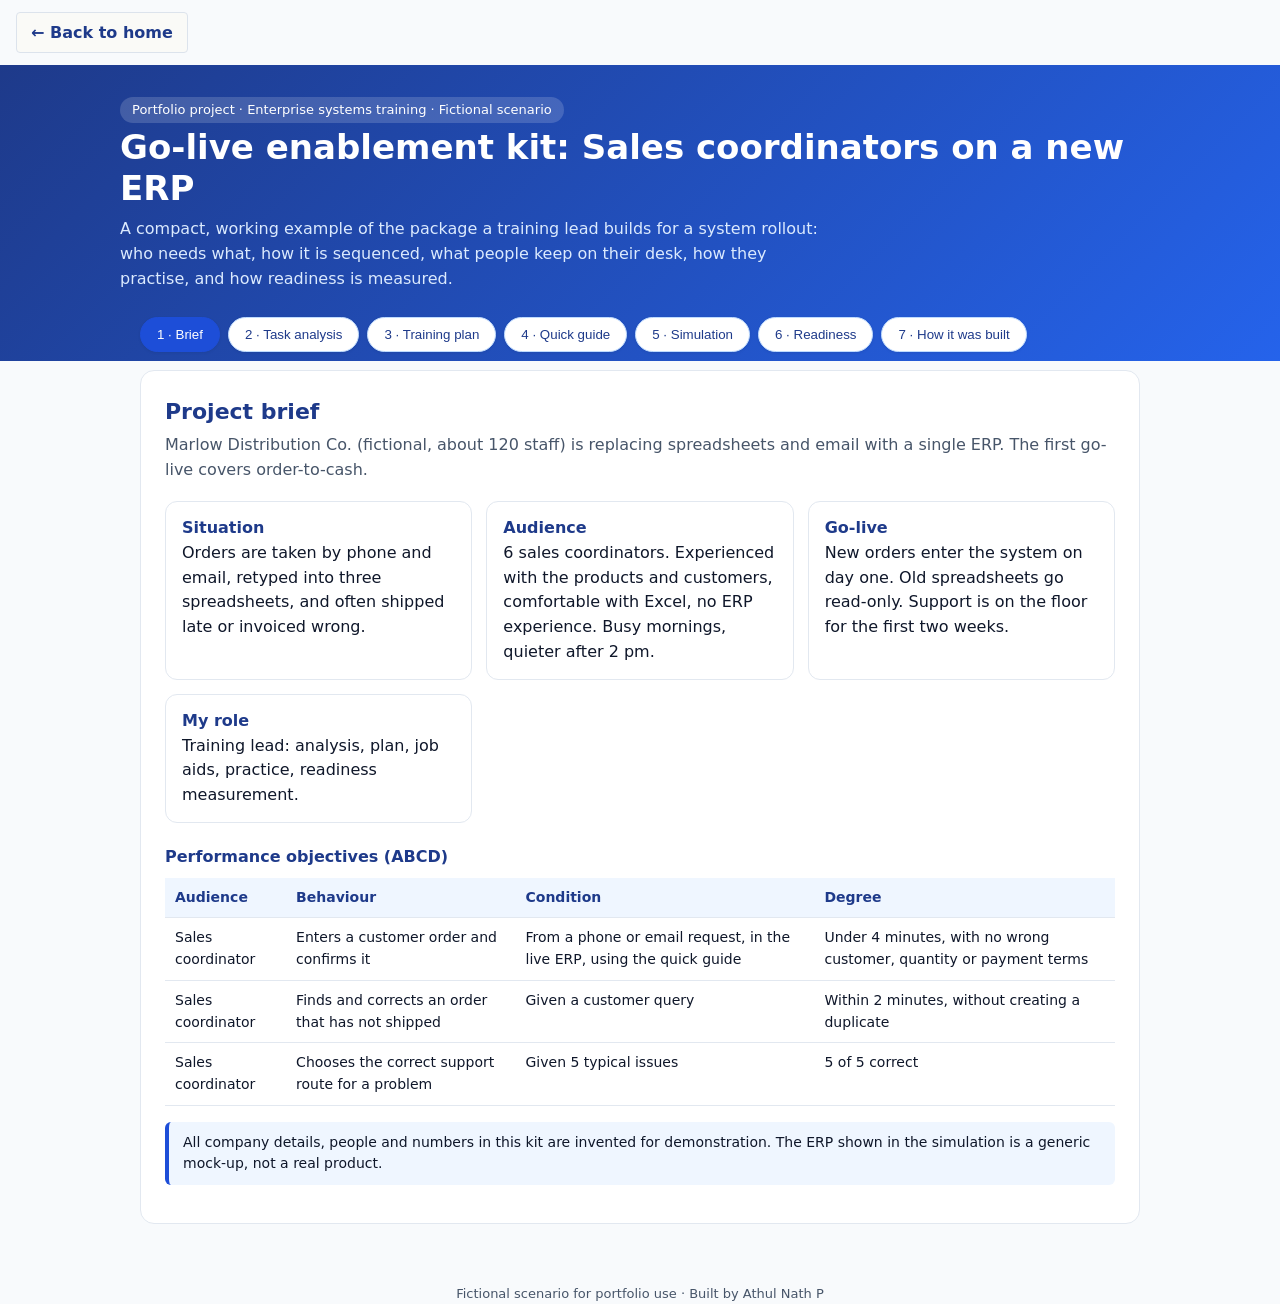
<file: projects/erp-kit/index.html>
<!DOCTYPE html>
<html lang="en">
<head>
<meta charset="utf-8">
<meta name="viewport" content="width=device-width,initial-scale=1">
<title>ERP Enablement Kit – Sales Coordinator Go-Live</title>
<style>
:root{--blue:#1d4ed8;--blue-d:#1e3a8a;--blue-l:#eff6ff;--blue-m:#bfdbfe;--ink:#0f172a;--ink2:#475569;--line:#e2e8f0;--bg:#f8fafc;--ok:#15803d;--warn:#b45309;--bad:#b91c1c}
*{box-sizing:border-box}
body{margin:0;font:16px/1.55 system-ui,-apple-system,"Segoe UI",Roboto,sans-serif;color:var(--ink);background:var(--bg)}
.hero{background:linear-gradient(135deg,#1e3a8a,#2563eb);color:#fff;padding:32px 20px 70px}
.wrap{max-width:1040px;margin:0 auto}
.hero h1{margin:4px 0 8px;font-size:clamp(24px,4vw,34px);line-height:1.2}
.hero p{margin:0;max-width:720px;color:#dbeafe}
.tag{display:inline-block;background:rgba(255,255,255,.16);border-radius:99px;padding:3px 12px;font-size:13px}
nav{max-width:1040px;margin:-44px auto 0;padding:0 20px;display:flex;gap:8px;flex-wrap:wrap}
nav button{border:1px solid var(--blue-m);background:#fff;color:var(--blue-d);border-radius:99px;padding:9px 16px;font:600 14px inherit;cursor:pointer;box-shadow:0 1px 3px rgba(15,23,42,.08)}
nav button[aria-selected=true]{background:var(--blue);color:#fff;border-color:var(--blue)}
nav button:focus-visible,button:focus-visible,select:focus-visible,input:focus-visible{outline:3px solid #f59e0b;outline-offset:2px}
main{max-width:1040px;margin:18px auto 60px;padding:0 20px}
section{display:none;background:#fff;border:1px solid var(--line);border-radius:14px;padding:24px}
section.on{display:block}
h2{margin:0 0 4px;font-size:22px;color:var(--blue-d)}
h3{margin:22px 0 8px;font-size:16px;color:var(--blue-d)}
.lead{color:var(--ink2);margin:0 0 18px}
.grid{display:grid;gap:14px;grid-template-columns:repeat(auto-fit,minmax(230px,1fr))}
.card{border:1px solid var(--line);border-radius:12px;padding:14px 16px;background:#fff}
.card b{color:var(--blue-d)}
.note{background:var(--blue-l);border-left:4px solid var(--blue);padding:10px 14px;border-radius:6px;font-size:14px;color:var(--ink)}
.warn{background:#fffbeb;border-left-color:#f59e0b}
table{width:100%;border-collapse:collapse;font-size:14px}
th,td{text-align:left;padding:9px 10px;border-bottom:1px solid var(--line);vertical-align:top}
th{background:var(--blue-l);color:var(--blue-d);font-weight:600}
th button{all:unset;cursor:pointer;font-weight:600}
.scroll{overflow-x:auto}
.chips{display:flex;gap:8px;flex-wrap:wrap;margin:6px 0 14px}
.chip{border:1px solid var(--blue-m);background:#fff;color:var(--blue-d);border-radius:99px;padding:6px 14px;font:600 13px inherit;cursor:pointer}
.chip[aria-pressed=true]{background:var(--blue);color:#fff;border-color:var(--blue)}
.pill{display:inline-block;border-radius:99px;padding:2px 10px;font-size:12px;font-weight:600}
.High{background:#dbeafe;color:#1e3a8a}.Medium{background:#e0f2fe;color:#075985}.Low{background:#f1f5f9;color:#475569}
.tl{display:grid;grid-template-columns:repeat(5,1fr);gap:8px;margin:10px 0 6px}
.tl div{background:var(--blue-l);border-top:4px solid var(--blue);border-radius:8px;padding:10px;font-size:13px}
.tl b{display:block;color:var(--blue-d)}
@media(max-width:760px){.tl{grid-template-columns:1fr 1fr}}
.qrg{border:2px solid var(--blue);border-radius:12px;padding:18px 22px;max-width:640px}
.qrg h3{margin-top:0}
.qrg ol{padding-left:22px}
.qrg li{margin:6px 0}
kbd,.k{background:var(--blue-l);border:1px solid var(--blue-m);border-radius:5px;padding:0 6px;font-size:13px}
/* simulation */
.simbar{display:flex;gap:10px;align-items:center;flex-wrap:wrap;margin-bottom:10px}
.seg{display:inline-flex;border:1px solid var(--blue-m);border-radius:99px;overflow:hidden}
.seg button{border:0;background:#fff;color:var(--blue-d);padding:7px 14px;font:600 13px inherit;cursor:pointer}
.seg button[aria-pressed=true]{background:var(--blue);color:#fff}
.btn{border:0;background:var(--blue);color:#fff;border-radius:8px;padding:8px 16px;font:600 14px inherit;cursor:pointer}
.btn.ghost{background:#fff;color:var(--blue-d);border:1px solid var(--blue-m)}
.instr{background:var(--blue-l);border:1px solid var(--blue-m);border-radius:10px;padding:10px 14px;margin-bottom:10px;min-height:64px}
.instr small{color:var(--ink2);display:block}
.app{display:grid;grid-template-columns:150px 1fr;border:1px solid #94a3b8;border-radius:10px;overflow:hidden;min-height:340px;background:#fff}
.side{background:#0f172a;color:#cbd5e1;padding:10px 0}
.side div{padding:9px 16px;cursor:pointer;font-size:14px}
.side div:hover{background:#1e293b}
.side .brand{font-weight:700;color:#fff;cursor:default;border-bottom:1px solid #334155;margin-bottom:6px}
.pane{padding:16px}
.pane h4{margin:0 0 10px}
.row{display:flex;gap:10px;align-items:center;margin:10px 0;flex-wrap:wrap}
.row label{width:120px;font-size:14px;color:var(--ink2)}
.app select,.app input{padding:7px 9px;border:1px solid #94a3b8;border-radius:6px;font:14px inherit;min-width:180px}
.fake{padding:7px 10px;border:1px solid #94a3b8;border-radius:6px;min-width:180px;cursor:pointer;background:#fff}
.ab{border:1px solid #94a3b8;background:#f1f5f9;border-radius:6px;padding:7px 14px;font:14px inherit;cursor:pointer}
.ab.p{background:#0f766e;color:#fff;border-color:#0f766e}
.hl{outline:3px solid #f59e0b;outline-offset:2px;animation:pulse 1.2s infinite}
@keyframes pulse{50%{outline-color:#fde68a}}
@media(prefers-reduced-motion:reduce){.hl{animation:none}}
.hide{display:none!important}
.res{margin-top:12px}
.bar{height:22px;background:var(--blue);border-radius:0 6px 6px 0}
.q{border:1px solid var(--line);border-radius:10px;padding:12px 14px;margin:10px 0}
.q p{margin:0 0 6px;font-weight:600}
.q label{display:block;padding:3px 0;font-size:15px}
.fb{font-size:14px;margin-top:6px}
.good{color:var(--ok)}.bad{color:var(--bad)}
footer{text-align:center;color:var(--ink2);font-size:13px;margin-top:20px}
</style>
</head>
<body>
<!-- Back to home (portfolio) -->
<a href="../../index.html" style="display:inline-block;align-self:flex-start;margin:12px 16px;padding:10px 14px;font:600 16px/1.2 system-ui,sans-serif;color:#1E3A8A;background:#FAFAF7;border:1px solid #DCE3EC;border-radius:4px;text-decoration:none">&larr; Back to home</a>
<header class="hero"><div class="wrap">
<span class="tag">Portfolio project · Enterprise systems training · Fictional scenario</span>
<h1>Go-live enablement kit: Sales coordinators on a new ERP</h1>
<p>A compact, working example of the package a training lead builds for a system rollout: who needs what, how it is sequenced, what people keep on their desk, how they practise, and how readiness is measured.</p>
</div></header>

<nav role="tablist" aria-label="Kit sections">
<button role="tab" aria-selected="true" data-tab="brief">1 · Brief</button>
<button role="tab" aria-selected="false" data-tab="analysis">2 · Task analysis</button>
<button role="tab" aria-selected="false" data-tab="plan">3 · Training plan</button>
<button role="tab" aria-selected="false" data-tab="guide">4 · Quick guide</button>
<button role="tab" aria-selected="false" data-tab="sim">5 · Simulation</button>
<button role="tab" aria-selected="false" data-tab="ready">6 · Readiness</button>
<button role="tab" aria-selected="false" data-tab="how">7 · How it was built</button>
</nav>

<main>
<section id="brief" class="on">
<h2>Project brief</h2>
<p class="lead">Marlow Distribution Co. (fictional, about 120 staff) is replacing spreadsheets and email with a single ERP. The first go-live covers order-to-cash.</p>
<div class="grid">
<div class="card"><b>Situation</b><br>Orders are taken by phone and email, retyped into three spreadsheets, and often shipped late or invoiced wrong.</div>
<div class="card"><b>Audience</b><br>6 sales coordinators. Experienced with the products and customers, comfortable with Excel, no ERP experience. Busy mornings, quieter after 2 pm.</div>
<div class="card"><b>Go-live</b><br>New orders enter the system on day one. Old spreadsheets go read-only. Support is on the floor for the first two weeks.</div>
<div class="card"><b>My role</b><br>Training lead: analysis, plan, job aids, practice, readiness measurement.</div>
</div>
<h3>Performance objectives (ABCD)</h3>
<div class="scroll"><table>
<tr><th>Audience</th><th>Behaviour</th><th>Condition</th><th>Degree</th></tr>
<tr><td>Sales coordinator</td><td>Enters a customer order and confirms it</td><td>From a phone or email request, in the live ERP, using the quick guide</td><td>Under 4 minutes, with no wrong customer, quantity or payment terms</td></tr>
<tr><td>Sales coordinator</td><td>Finds and corrects an order that has not shipped</td><td>Given a customer query</td><td>Within 2 minutes, without creating a duplicate</td></tr>
<tr><td>Sales coordinator</td><td>Chooses the correct support route for a problem</td><td>Given 5 typical issues</td><td>5 of 5 correct</td></tr>
</table></div>
<p class="note" style="margin-top:16px">All company details, people and numbers in this kit are invented for demonstration. The ERP shown in the simulation is a generic mock-up, not a real product.</p>
</section>

<section id="analysis">
<h2>Task analysis and role matrix</h2>
<p class="lead">What each role must do in the new system, ranked so training time goes where the risk is. Priority = frequency × criticality × difficulty (each scored 1–3). Click a column heading to sort.</p>
<div class="chips" id="roleChips" role="group" aria-label="Filter by role"></div>
<div class="scroll"><table id="jta"><thead><tr>
<th><button data-k="task">Task</button></th><th><button data-k="role">Role</button></th><th><button data-k="f">Freq.</button></th><th><button data-k="c">Critical</button></th><th><button data-k="d">Difficulty</button></th><th><button data-k="score">Priority</button></th><th>Best way to teach</th>
</tr></thead><tbody></tbody></table></div>
<p class="note" style="margin-top:14px">Scores are my judgement for this fictional scenario. In a real project they come from interviews, observation of the current process and error data, and are validated with team leads.</p>
</section>

<section id="plan">
<h2>Training plan tied to go-live</h2>
<p class="lead">Practice happens close to go-live, support stays after it, and the sales coordinator track is built first because it carries the most revenue risk.</p>
<div class="tl">
<div><b>T-6 weeks</b>Analysis done, process agreed, trainers named</div>
<div><b>T-3 weeks</b>Materials reviewed by team leads</div>
<div><b>T-1 week</b>Hands-on session and practice in test system</div>
<div><b>Go-live</b>Quick guides on desks, floor support</div>
<div><b>T+4 weeks</b>Readiness data reviewed, refresher</div>
</div>
<h3>Role tracks</h3>
<div class="scroll"><table>
<tr><th>Track</th><th>People</th><th>Format</th><th>Length</th><th>Status in this kit</th></tr>
<tr><td>Sales coordinator</td><td>6</td><td>90-min hands-on session, click-through practice, quick guide, 5-question check</td><td>2 h total</td><td>Built (tabs 4–6)</td></tr>
<tr><td>Warehouse picker</td><td>14</td><td>30-min floor demo on handheld, pocket card</td><td>45 min</td><td>Planned</td></tr>
<tr><td>Accounts clerk</td><td>4</td><td>60-min workshop on invoice matching, job aid</td><td>1.5 h</td><td>Planned</td></tr>
<tr><td>Team leads</td><td>5</td><td>Train-the-trainer, floor-support script, escalation route</td><td>2 h</td><td>Planned</td></tr>
</table></div>
<h3>How success is measured</h3>
<ul><li><b>Before go-live:</b> practice completion and readiness-check score (80% to be released to live entry).</li>
<li><b>First 4 weeks:</b> order-entry errors per 100 orders, support tickets by cause, time to enter an order.</li>
<li><b>Action:</b> a cause that appears in 3 or more tickets becomes a guide update or a micro-lesson.</li></ul>
</section>

<section id="guide">
<h2>Quick reference guide</h2>
<p class="lead">The one-page job aid that sits next to the keyboard. It follows the task, not the menu.</p>
<div class="qrg">
<h3>Enter a customer order</h3>
<ol>
<li>Go to <span class="k">Sales</span> → <span class="k">New order</span>.</li>
<li>Pick the <b>customer</b> from the list. Do not type a new one. If it is missing, call the data desk.</li>
<li>Click <span class="k">Add line</span>, choose the product, set <b>quantity</b>.</li>
<li>Check <b>payment terms</b>. They come from the customer record: change nothing without approval.</li>
<li>Click <span class="k">Confirm order</span>. The warehouse sees it only after this step.</li>
</ol>
<p class="note warn"><b>Common mistakes</b><br>• Saving as draft and walking away: the warehouse never sees the order.<br>• Retyping an existing customer: creates a duplicate and splits their history.</p>
<p><b>Order wrong after confirming?</b> Open it from Sales → Orders, click Edit if status is <i>Confirmed</i>. If status is <i>Shipped</i>, raise a ticket with your team lead.</p>
</div>
</section>

<section id="sim">
<h2>Click-through simulation</h2>
<p class="lead">Practise the order-entry task in a safe mock system. Guided mode shows where to click. Test mode gives no hints and counts mistakes.</p>
<div class="simbar">
<div class="seg" role="group" aria-label="Mode"><button id="mG" aria-pressed="true">Guided</button><button id="mT" aria-pressed="false">Test</button></div>
<button class="btn ghost" id="restart">Restart</button>
<span id="prog" style="font-size:14px;color:var(--ink2)"></span>
</div>
<div class="instr" id="instr" aria-live="polite"></div>
<div class="app" id="app">
<div class="side"><div class="brand">OrderDesk</div><div data-t="m-home">Home</div><div data-t="m-sales">Sales</div><div data-t="m-inv">Inventory</div><div data-t="m-acc">Accounting</div></div>
<div class="pane" id="pane"></div>
</div>
<div class="res" id="simres" aria-live="polite"></div>
</section>

<section id="ready">
<h2>Readiness check and reporting</h2>
<p class="lead">Five scenario questions on decisions, not on menu names. Then the report a project sponsor would see.</p>
<div id="quiz"></div>
<button class="btn" id="qsub">Check my answers</button>
<div id="qres" class="res" aria-live="polite"></div>
<h3>Pilot readiness by role (simulated data)</h3>
<div class="chips" role="group" aria-label="View"><button class="chip" id="vChart" aria-pressed="true">Chart</button><button class="chip" id="vTable" aria-pressed="false">Table</button></div>
<div id="rep"></div>
<p class="note" style="margin-top:14px">Simulated numbers to show the reporting format. Sales coordinators clear the 80% release threshold; the other two tracks would get a follow-up session before live entry.</p>
</section>

<section id="how">
<h2>How it was built: AI-assisted workflow</h2>
<p class="lead">AI drafted; I decided. Every AI step was reviewed against a checklist and logged.</p>
<div class="scroll"><table>
<tr><th>Step</th><th>AI used for</th><th>What I changed or rejected</th><th>Time: manual estimate → actual</th></tr>
<tr><td>Task analysis</td><td>First list of tasks per role</td><td>[add: e.g. removed X, re-scored Y]</td><td>[add] → [add]</td></tr>
<tr><td>Quick guide</td><td>Draft steps and common mistakes</td><td>[add]</td><td>[add] → [add]</td></tr>
<tr><td>Simulation</td><td>Mock interface and step script</td><td>[add]</td><td>[add] → [add]</td></tr>
<tr><td>Readiness questions</td><td>Draft scenarios and distractors</td><td>[add]</td><td>[add] → [add]</td></tr>
</table></div>
<h3>Review checklist used on every AI draft</h3>
<ul><li>Steps match the process agreed with the business, not a generic one</li><li>No invented system behaviour, field names or numbers</li><li>One performance objective per piece of content</li><li>Reading level suits a busy coordinator, not a manual</li></ul>
<p class="note">Manual-time figures are my own estimates, not measured baselines.</p>
</section>
</main>
<footer>Fictional scenario for portfolio use · Built by Athul Nath P</footer>

<script>
const $=(s,r=document)=>r.querySelector(s),$$=(s,r=document)=>[...r.querySelectorAll(s)];
/* tabs */
function show(id){$$('section').forEach(s=>s.classList.toggle('on',s.id===id));$$('nav button').forEach(b=>b.setAttribute('aria-selected',b.dataset.tab===id));}
$$('nav button').forEach(b=>b.onclick=()=>{show(b.dataset.tab);history.replaceState(null,'','#'+b.dataset.tab)});
if(location.hash&&$(location.hash))show(location.hash.slice(1));

/* JTA */
const T=[
['Enter a customer order','Sales coordinator',3,3,2,'Hands-on + simulation'],
['Check payment terms and credit hold','Sales coordinator',3,3,2,'Quick guide + practice'],
['Amend a confirmed order','Sales coordinator',2,3,2,'Simulation + quick guide'],
['Handle a customer order query','Sales coordinator',3,2,1,'Quick guide'],
['Raise a support ticket','Sales coordinator',1,1,1,'One-line instruction'],
['Pick an order on the handheld','Warehouse picker',3,3,2,'Floor demo + pocket card'],
['Report a stock difference','Warehouse picker',2,3,2,'Floor demo'],
['Confirm a delivery','Warehouse picker',3,2,1,'Floor demo'],
['Match supplier invoice to order','Accounts clerk',3,3,3,'Workshop + job aid'],
['Post a customer payment','Accounts clerk',3,3,2,'Workshop'],
['Run month-end ageing report','Accounts clerk',1,2,2,'Job aid']
].map(a=>({task:a[0],role:a[1],f:a[2],c:a[3],d:a[4],how:a[5],score:a[2]*a[3]*a[4]}));
const lvl=s=>s>=18?'High':s>=8?'Medium':'Low';
let role='All',sortK='score',asc=false;
const roles=['All',...new Set(T.map(t=>t.role))];
$('#roleChips').innerHTML=roles.map(r=>`<button class="chip" aria-pressed="${r==='All'}" data-r="${r}">${r}</button>`).join('');
$$('#roleChips .chip').forEach(c=>c.onclick=()=>{role=c.dataset.r;$$('#roleChips .chip').forEach(x=>x.setAttribute('aria-pressed',x===c));draw()});
$$('#jta th button').forEach(b=>b.onclick=()=>{if(sortK===b.dataset.k)asc=!asc;else{sortK=b.dataset.k;asc=false}draw()});
function draw(){
 const rows=T.filter(t=>role==='All'||t.role===role).sort((a,b)=>{const x=a[sortK],y=b[sortK];return(x>y?1:x<y?-1:0)*(asc?1:-1)});
 $('#jta tbody').innerHTML=rows.map(t=>`<tr><td>${t.task}</td><td>${t.role}</td><td>${t.f}</td><td>${t.c}</td><td>${t.d}</td><td><span class="pill ${lvl(t.score)}">${lvl(t.score)} (${t.score})</span></td><td>${t.how}</td></tr>`).join('');
}
draw();

/* simulation */
const STEPS=[
{t:'m-sales',txt:'Open the Sales menu.',tip:'Orders live under Sales, not Inventory.'},
{t:'b-new',txt:'Start a new order.',tip:'New order is at the top of the list.'},
{t:'f-cust',ev:'change',ok:v=>v==='Harbor Café',txt:'Choose the customer: Harbor Café.',tip:'Always pick from the list. Never type a new customer.'},
{t:'b-line',txt:'Add a product line.',tip:'Add line opens the product row.'},
{t:'f-qty',ev:'change',ok:v=>v==='20',txt:'Set the quantity to 20, then press Tab.',tip:'The customer asked for 20 boxes.'},
{t:'f-terms',txt:'Check that payment terms read Net 30 (click the field to confirm).',tip:'Terms come from the customer record. Do not change them.'},
{t:'b-confirm',txt:'Confirm the order.',tip:'The warehouse sees the order only after Confirm. Draft is not enough.'}
];
let st=0,errs=0,guided=true,t0=0,cust='',qty='';
const pane=$('#pane');
function paneHTML(){
 if(st>=STEPS.length)return `<h4>Order SO-1042 confirmed</h4><p>Harbor Café · 20 × Cold-chain box · Net 30</p><p>Status: <b>Confirmed</b> – sent to warehouse.</p>`;
 if(st<1)return `<h4>Home</h4><p style="color:#64748b">Welcome to OrderDesk (mock-up).</p>`;
 if(st<2)return `<h4>Sales orders</h4><button class="ab p" data-t="b-new">New order</button><table style="margin-top:12px"><tr><th>Order</th><th>Customer</th><th>Status</th></tr><tr><td>SO-1040</td><td>Green Grocer</td><td>Shipped</td></tr><tr><td>SO-1041</td><td>Bay Hotel</td><td>Confirmed</td></tr></table>`;
 return `<h4>New order</h4>
 <div class="row"><label>Customer</label><select data-t="f-cust" id="c"><option value="">Select…</option>${["Bay Hotel","Green Grocer","Harbor Café"].map(o=>`<option ${o===cust?"selected":""}>${o}</option>`).join("")}</select></div>
 <div class="row"><label>Lines</label><button class="ab" data-t="b-line">Add line</button></div>
 <div class="row ${st<4?'hide':''}"><label>Quantity</label><input data-t="f-qty" id="q" type="number" placeholder="Qty" value="${qty}"> <span style="font-size:14px">Cold-chain box</span></div>
 <div class="row"><label>Payment terms</label><div class="fake" data-t="f-terms" role="button" tabindex="0">Net 30</div></div>
 <div class="row"><button class="ab" data-t="b-draft">Save as draft</button><button class="ab" data-t="b-cancel">Cancel</button><button class="ab p" data-t="b-confirm">Confirm order</button></div>`;
}
function render(){
 $$('.hl').forEach(x=>x.classList.remove('hl'));
 pane.innerHTML=paneHTML();
 $('#prog').textContent=st<STEPS.length?`Step ${st+1} of ${STEPS.length}`:'Complete';
 const s=STEPS[st];
 $('#instr').innerHTML=s?`<b>${s.txt}</b><small>${guided?'Hint: '+s.tip:'Test mode: no hints.'}</small>`:'<b>Task complete.</b>';
 if(s&&guided){const el=$(`[data-t="${s.t}"]`);if(el)el.classList.add('hl')}
 if(st>=STEPS.length){const secs=Math.round((Date.now()-t0)/1000);
  $('#simres').innerHTML=`<div class="note"><b>Finished in ${secs}s with ${errs} wrong click${errs===1?'':'s'}.</b> ${errs===0?'Clean run – ready for the readiness check.':'Review the quick guide, then restart in Test mode.'}</div>`}
 else $('#simres').innerHTML=errs&&!guided?`<span class="bad">Wrong clicks so far: ${errs}</span>`:'';
}
function attempt(id,val){
 const s=STEPS[st];if(!s)return;
 if(id===s.t&&(!s.ok||s.ok(val))){if(st===0)t0=Date.now();st++;render();return}
 if(!s.ev&&id!==s.t||s.ev&&id!==s.t){errs++;render();if(guided)$('#simres').innerHTML='<span class="bad">Not that one. Follow the highlight.</span>';}
 else if(s.ok&&!s.ok(val)){errs++;render();$('#simres').innerHTML=`<span class="bad">That value is not right for this request.${guided?' '+s.tip:''}</span>`}
}
$('#app').addEventListener('click',e=>{
 const el=e.target.closest('[data-t]');if(!el)return;
 if(el.tagName==='SELECT'||el.tagName==='INPUT')return;
 attempt(el.dataset.t);
});
$('#app').addEventListener('change',e=>{const el=e.target.closest('[data-t]');if(e.target.id==='c')cust=e.target.value;if(e.target.id==='q')qty=e.target.value;if(el)attempt(el.dataset.t,e.target.value)});
$('#app').addEventListener('keydown',e=>{if(e.key==='Enter'&&e.target.dataset.t&&e.target.getAttribute('role')==='button')attempt(e.target.dataset.t)});
function reset(){st=0;errs=0;cust='';qty='';t0=Date.now();render()}
$('#restart').onclick=reset;
$('#mG').onclick=()=>{guided=true;$('#mG').setAttribute('aria-pressed',true);$('#mT').setAttribute('aria-pressed',false);reset()};
$('#mT').onclick=()=>{guided=false;$('#mT').setAttribute('aria-pressed',true);$('#mG').setAttribute('aria-pressed',false);reset()};
reset();

/* quiz */
const Q=[
['A customer phones to change quantity on an order that is already Shipped. What do you do?',['Edit the order yourself','Raise a ticket with your team lead','Create a new order for the difference'],1,'Shipped orders cannot be edited; the lead decides the correction.'],
['You cannot find a customer in the list. What do you do?',['Type a new customer on the order','Use a similar customer','Call the data desk'],2,'New customers are created by the data desk to avoid duplicates.'],
['You save an order as draft and take a call. What happens at the warehouse?',['Nothing: they cannot see it','It is picked automatically','It is picked tomorrow'],0,'Only confirmed orders reach the warehouse.'],
['Payment terms show Net 45 but the customer says Net 30. What do you do?',['Change it to Net 30','Leave it and ask accounts to check the record','Confirm and tell the customer'],1,'Terms come from the customer record; changes need approval.'],
['Which is the most useful measure of order-entry quality in week 2?',['Number of logins','Errors per 100 orders','Hours of training attended'],1,'Errors per 100 orders shows whether practice turned into performance.']
];
$('#quiz').innerHTML=Q.map((q,i)=>`<div class="q"><p>${i+1}. ${q[0]}</p>${q[1].map((o,j)=>`<label><input type="radio" name="q${i}" value="${j}"> ${o}</label>`).join('')}<div class="fb" id="fb${i}"></div></div>`).join('');
$('#qsub').onclick=()=>{let sc=0,ans=0;
 Q.forEach((q,i)=>{const v=document.querySelector(`input[name=q${i}]:checked`);const fb=$('#fb'+i);
  if(!v){fb.innerHTML='';return}ans++;
  if(+v.value===q[2]){sc++;fb.innerHTML=`<span class="good">Correct.</span> ${q[3]}`}else fb.innerHTML=`<span class="bad">Not quite.</span> ${q[3]}`});
 $('#qres').innerHTML=ans<Q.length?'<span class="bad">Answer all five questions first.</span>':`<div class="note"><b>${sc} of 5 (${sc*20}%).</b> ${sc*20>=80?'Above the 80% release threshold.':'Below 80%: coaching session before live entry.'}</div>`;
};

/* report */
const R=[['Sales coordinator',6,86],['Warehouse picker',14,74],['Accounts clerk',4,69]];
let view='chart';
function rep(){
 const el=$('#rep');
 if(view==='table'){el.innerHTML=`<div class="scroll"><table><tr><th>Track</th><th>People</th><th>Average score</th><th>Status</th></tr>${R.map(r=>`<tr><td>${r[0]}</td><td>${r[1]}</td><td>${r[2]}%</td><td>${r[2]>=80?'Release':'Follow-up needed'}</td></tr>`).join('')}</table></div>`;return}
 const w=600,h=200,l=190,top=26;
 el.innerHTML=`<svg viewBox="0 0 ${w} ${h}" width="100%" role="img" aria-label="Readiness score by role against 80 percent threshold">
 ${[0,20,40,60,80,100].map(v=>{const x=l+v*(w-l-20)/100;return `<line x1="${x}" x2="${x}" y1="${top}" y2="160" stroke="#e2e8f0"/><text x="${x}" y="178" text-anchor="middle" font-size="11" fill="#475569">${v}%</text>`}).join('')}
 ${R.map((r,i)=>{const y=top+8+i*42,bw=r[2]*(w-l-20)/100;return `<text x="${l-8}" y="${y+17}" text-anchor="end" font-size="13" fill="#0f172a">${r[0]} (n=${r[1]})</text><rect x="${l}" y="${y}" width="${bw}" height="26" rx="4" fill="${r[2]>=80?'#1d4ed8':'#93c5fd'}"><title>${r[0]}: ${r[2]}% (n=${r[1]})</title></rect><text x="${l+bw-8}" y="${y+18}" text-anchor="end" font-size="12" font-weight="600" fill="${r[2]>=80?'#fff':'#0f172a'}">${r[2]}%</text>`}).join('')}
 <line x1="${l+80*(w-l-20)/100}" x2="${l+80*(w-l-20)/100}" y1="${top}" y2="160" stroke="#b45309" stroke-width="2" stroke-dasharray="5 4"/><text x="${l+80*(w-l-20)/100}" text-anchor="middle" y="16" font-size="12" font-weight="600" fill="#b45309">80% release</text></svg>`;
}
$('#vChart').onclick=()=>{view='chart';$('#vChart').setAttribute('aria-pressed',true);$('#vTable').setAttribute('aria-pressed',false);rep()};
$('#vTable').onclick=()=>{view='table';$('#vTable').setAttribute('aria-pressed',true);$('#vChart').setAttribute('aria-pressed',false);rep()};
rep();
</script>
</body>
</html>
</file>
<file: css/tokens.css>
/* Design tokens: shared by every page. Values come from brief.md. */
:root {
  /* Colour */
  --paper: #FAFAF7;      /* page background */
  --line: #DCE3EC;       /* faint blue-grey: borders now, notebook lines later */
  --blue: #1D4ED8;       /* primary */
  --navy: #1E3A8A;       /* primary, darker */
  --yellow: #F5C542;     /* accent: use sparingly, never as text on paper */
  --ink: #0F172A;        /* body text */
  --on-dark: #FFFFFF;    /* text on blue or navy */
  --on-yellow: var(--ink);
  --marker: rgba(245, 197, 66, 0.55);   /* yellow at 55%: highlighter, tape */
  --tape-blue: rgba(29, 78, 216, 0.25); /* blue at 25%: tape */

  /* Type */
  --font-body: "Inter", system-ui, -apple-system, "Segoe UI", Roboto, sans-serif;
  --font-display: "Silkscreen", ui-monospace, "Courier New", monospace;
  --font-hand: "Caveat", "Segoe Print", cursive; /* short decorative lines only */
  --font-serif: "Fraunces", Georgia, "Times New Roman", serif; /* h2 headings, About lead */
  --font-quote: "Cormorant Garamond", Georgia, "Times New Roman", serif; /* About pull quote: swap here */
  --font-mono: ui-monospace, "Cascadia Mono", Consolas, monospace;

  --fs-sm: 0.875rem;     /* non-essential labels only */
  --fs-base: 1rem;       /* 16px minimum for body */
  --fs-md: 1.25rem;
  --fs-lg: 1.75rem;
  --fs-xl: 2.5rem;
  --lh-body: var(--rule); /* body text sits one line per notebook rule */
  --lh-tight: 1.2;

  /* Spacing */
  --space-1: 0.25rem;
  --space-2: 0.5rem;
  --space-3: 1rem;
  --space-4: 1.5rem;
  --space-5: 2.5rem;
  --space-6: 4rem;

  /* Layout */
  --gutter: 1rem;        /* 16px side gutter at 360px */
  --radius: 4px;
  --tap: 44px;           /* minimum tap target height */

  /* Focus */
  --focus-ring: 3px solid var(--blue);
  --focus-offset: 3px;

  /* Page background: lined paper sheet on a grid-paper desk */
  --desk: #F1F4F8;       /* grid desk base (light blue-grey) */
  --grid-line: #C9D4E3;  /* grid lines, one step darker than --line */
  --grid-cell: 16px;
  --frame: 10px;         /* width of grid border around the sheet */
  --sheet-max: 1100px;   /* sheet width on large screens */

  /* Notebook rhythm: every vertical size inside <main> is a multiple of --rule */
  --rule: 2rem;          /* 32px at default font size; scales with zoom */
  --rule-offset: 0px;    /* nudge lines up/down if text floats too far above them */

  /* Motion (used only under prefers-reduced-motion: no-preference) */
  --ease-out: cubic-bezier(0.22, 1, 0.36, 1);
  --dur-reveal: 800ms;
  --stagger: 80ms;
  --rise: 24px;

  /* Dock strip (Home) and the panels' sticky offset just below it */
  --dock-h: 56px;
  --sticky-top: calc(var(--dock-h) + 16px);

  /* Left margin line */
  --margin-line: rgba(29, 78, 216, 0.25); /* brand blue at 25% */
  --margin-x: 8px;

  /* Lined paper, shared by <main> and the Home masthead so lines continue
     without a seam (both blocks are whole multiples of --rule tall). */
  --paper-margin: linear-gradient(
    to right,
    transparent var(--margin-x),
    var(--margin-line) var(--margin-x),
    var(--margin-line) calc(var(--margin-x) + 1px),
    transparent calc(var(--margin-x) + 1px)
  );
  --paper-lines: repeating-linear-gradient(
    to bottom,
    transparent 0,
    transparent calc(var(--rule) - 1px),
    var(--line) calc(var(--rule) - 1px),
    var(--line) var(--rule)
  );
}

@media (min-width: 48rem) {
  :root {
    --grid-cell: 24px;
    --frame: 32px;
    --margin-x: 48px;
    --dock-h: 72px;
  }
}
</file>
<file: css/base.css>
/* Base: reset, type, layout, nav, footer. No decoration in Stage 1. */

/* ---------- Reset ---------- */
*,
*::before,
*::after {
  box-sizing: border-box;
}

html {
  -webkit-text-size-adjust: 100%;
  text-size-adjust: 100%;
  scroll-padding-top: var(--rule);
}

/* Home: anchors and keyboard focus always land below the dock strip */
html.dock-ready {
  scroll-padding-top: calc(var(--dock-h) + var(--rule));
}

body,
h1, h2, h3, h4,
p, ul, ol, figure {
  margin: 0;
}

img,
svg {
  display: block;
  max-width: 100%;
  height: auto;
}

/* ---------- Page background ---------- */
/* html = grid-paper desk; body = lined notebook sheet sitting on it. */
html {
  min-height: 100%;
  background-color: var(--desk);
  background-image:
    linear-gradient(to right, var(--grid-line) 1px, transparent 1px),
    linear-gradient(to bottom, var(--grid-line) 1px, transparent 1px);
  background-size: var(--grid-cell) var(--grid-cell);
}

/* ---------- Body (the paper sheet) ---------- */
body {
  width: min(var(--sheet-max), 100% - 2 * var(--frame));
  margin: var(--frame) auto;
  min-height: calc(100vh - 2 * var(--frame));
  border: 1px solid var(--line);
  box-shadow:
    0 1px 2px rgba(15, 23, 42, 0.06),
    0 8px 24px rgba(15, 23, 42, 0.10);
  background: var(--paper);
  color: var(--ink);
  font-family: var(--font-body);
  font-size: var(--fs-base);
  line-height: var(--lh-body);
  display: flex;
  flex-direction: column;
}

/* ---------- Lined area: only <main>, starting under the nav ---------- */
/* Rule: everything inside <main> uses heights/margins in multiples of --rule,
   and no borders (use outline or box-shadow) so text stays on the lines. */
main {
  flex: 1;
  /* left margin line + horizontal notebook lines (tokens in css/tokens.css) */
  background-image: var(--paper-margin), var(--paper-lines);
  background-position: 0 0, 0 var(--rule-offset);
}

/* ---------- Type on the rhythm ---------- */
h1, h2, h3 {
  font-weight: 600;
  line-height: var(--rule);
  margin-bottom: var(--rule);
}

h1 { font-size: 1.75rem; }
h2 {
  font-family: var(--font-serif);
  font-size: var(--fs-lg);
}
h3 { font-size: var(--fs-md); }

@media (min-width: 48rem) {
  h1 {
    font-size: var(--fs-xl);
    line-height: calc(2 * var(--rule));
  }
}

p + p {
  margin-top: var(--rule);
}

a {
  color: var(--blue);
  text-underline-offset: 0.2em;
}

a:hover {
  color: var(--navy);
}

/* ---------- Focus ---------- */
:focus-visible {
  outline: var(--focus-ring);
  outline-offset: var(--focus-offset);
}

/* ---------- Visually hidden (read by screen readers, not shown) ---------- */
.visually-hidden {
  position: absolute !important;
  width: 1px;
  height: 1px;
  padding: 0;
  margin: -1px;
  overflow: hidden;
  clip: rect(0, 0, 0, 0);
  white-space: nowrap;
  border: 0;
}

/* ---------- Layout ---------- */
.container {
  width: 100%;
  padding-inline: var(--gutter);
}

@media (min-width: 48rem) {
  .container {
    padding-left: calc(var(--margin-x) + 1rem); /* text clears the margin line */
    padding-right: calc(2 * var(--gutter));
  }
}

.section {
  padding-block: calc(2 * var(--rule));
}

/* ---------- Buttons ---------- */
.btn {
  display: inline-flex;
  align-items: center;
  justify-content: center;
  min-height: var(--tap);
  padding: 0 var(--space-3);
  background: var(--navy);
  color: var(--on-dark);
  font-weight: 600;
  text-decoration: none;
  border-radius: var(--radius);
}

.btn:hover {
  background: var(--blue);
  color: var(--on-dark);
}

/* ---------- Header (Case study / Lab only): one back link ---------- */
/* Home has no header: visitors scroll. */
.site-header {
  background: var(--paper);
  border-bottom: 1px solid var(--line);
  padding-block: var(--space-2);
}

.back-link {
  display: inline-flex;
  align-items: center;
  gap: var(--space-2);
  min-height: var(--tap);
  color: var(--ink);
  font-weight: 600;
  text-decoration: none;
}

.back-link:hover {
  color: var(--blue);
  text-decoration: underline;
}

/* ---------- Footer ---------- */
.site-footer {
  background: var(--paper);
  border-top: 1px solid var(--line);
  padding-block: var(--rule);
}

.site-footer h2 {
  font-size: var(--fs-md);
  margin-bottom: 0;
}

.contact-list {
  list-style: none;
  padding: 0;
  margin-bottom: var(--rule);
  overflow-wrap: anywhere; /* long email/URL text wraps at 360px instead of overflowing */
}

.contact-list a {
  display: inline-block;
  min-height: var(--tap);
  line-height: var(--tap);
}

.footer-facts {
  font-weight: 600;
}

.footer-meta {
  display: flex;
  flex-wrap: wrap;
  gap: 0 var(--space-4);
}

.footer-meta p + p {
  margin-top: 0;
}

/* ---------- Print: plain white page ---------- */
@media print {
  html,
  body,
  main {
    background: #FFFFFF;
  }

  body {
    width: auto;
    margin: 0;
    border: 0;
    box-shadow: none;
  }
}

/* ---------- TODO marker (visible placeholder for missing content) ---------- */
/* Inline (not inline-block) so its border never changes the line height;
   line-height: 1 keeps the mono font from pushing the line box past one rule. */
.todo {
  display: inline;
  line-height: 1;
  padding: 2px var(--space-2);
  border: 1px dashed var(--navy);
  border-radius: var(--radius);
  font-family: var(--font-mono);
  font-size: var(--fs-base);
  color: var(--navy);
  background: #FFFFFF;
  -webkit-box-decoration-break: clone;
  box-decoration-break: clone;
}

/* ---------- Reduced motion ---------- */
@media (prefers-reduced-motion: reduce) {
  *,
  *::before,
  *::after {
    animation: none !important;
    transition: none !important;
    scroll-behavior: auto !important;
  }

  /* Later stages: tilted frames/tags add the .tilt class; it is cancelled here. */
  .tilt {
    transform: none !important;
    rotate: none !important;
  }
}
</file>
<file: css/home.css>
/* Home page styles. Every vertical size inside <main> is a multiple of --rule. */

/* =========================================================
   Dock: slim fixed top strip with a one-line mark at the right.
   Hidden until js/main.js adds .dock-ready; its background and mark
   fade in as the hero morphs into it (css/motion.css).
   ========================================================= */
.dock {
  display: none;
  position: fixed;
  top: 0;
  left: 0;
  right: 0;
  z-index: 20;
  width: min(var(--sheet-max), 100% - 2 * var(--frame)); /* same as the paper sheet */
  height: var(--dock-h);
  margin-inline: auto;
  pointer-events: none;
}

.dock-ready .dock {
  display: block;
}

.is-docked .dock {
  pointer-events: auto; /* once visible, it blocks clicks on content hidden beneath */
}

/* Opaque strip: lined paper + margin line, thin bottom border, very soft shadow */
.dock::before {
  content: "";
  position: absolute;
  inset: 0;
  background-color: var(--paper);
  background-image: var(--paper-margin), var(--paper-lines);
  box-shadow:
    0 1px 0 var(--line),
    0 6px 14px -10px rgba(15, 23, 42, 0.3);
  opacity: 0;
}

.dock-inner {
  position: relative;
  display: flex;
  align-items: center;
  justify-content: flex-end; /* mark at the right; left side stays empty */
  height: 100%;
}

.dock-mark {
  display: flex;
  align-items: center;
  gap: 0.4rem;
  margin: 0;
  line-height: 1;
  white-space: nowrap;
  opacity: 0;
}

.dock-kicker {
  font-family: var(--font-body);
  font-weight: 600;
  font-size: 0.875rem; /* 14px phones, 16px from 48rem: always readable */
  color: var(--navy);
}

.dock-by {
  font-family: var(--font-hand);
  font-weight: 600;
  font-size: 1.0625rem;
  color: var(--blue);
}

.dock-name-box {
  position: relative;
  display: inline-block;
  padding: 0.4rem 0.5rem;
}

.dock-name {
  display: block;
  font-family: var(--font-display);
  font-size: 1.125rem;
  line-height: 1;
  color: var(--navy);
}

@media (min-width: 48rem) {
  .dock-kicker { font-size: 1rem; }
  .dock-by     { font-size: 1.25rem; }
  .dock-name   { font-size: 1.5rem; }
  .dock-name-box { padding: 0.5rem 0.625rem; }
}

/* Reduced motion: no morph; the strip and mark simply appear after the first scroll */
@media (prefers-reduced-motion: reduce) {
  .is-docked .dock::before,
  .is-docked .dock-mark {
    opacity: 1;
  }
}

/* =========================================================
   Masthead: "Instructional design / by / ATHUL"
   A plain block that scrolls normally. The scroll morph into the dock
   lives in css/motion.css (no-preference only).
   ========================================================= */
.masthead {
  /* Same lined paper + margin line as <main>. The masthead is a whole number
     of rules tall (2 + title + 1), so the lines run on into <main> seamlessly. */
  background-color: var(--paper);
  background-image: var(--paper-margin), var(--paper-lines);
  background-position: 0 0, 0 var(--rule-offset);
  padding-top: calc(2 * var(--rule));
  padding-bottom: var(--rule);
  text-align: center;
}

/* Positioned so js/main.js can read the title's untransformed offsets */
.masthead-inner {
  position: relative;
}

/* Shrink-wrapped to its widest line (the boxed ATHUL), centred, so the
   morph can scale it to the dock mark's width */
.hero-title {
  width: fit-content;
  margin: 0 auto;
}

.hero-title > span {
  display: block;
}

/* "Instructional design" */
.hero-kicker {
  font-family: var(--font-body);
  font-weight: 600;
  font-size: 1.75rem;
  line-height: var(--rule);
  color: var(--navy);
}

/* "by" (handwritten) */
.hero-by {
  font-family: var(--font-hand);
  font-weight: 600;
  font-size: 1.75rem;
  line-height: var(--rule);
  color: var(--blue);
  --tilt: -4deg;
}

/* "ATHUL" inside the hand-drawn box */
.hero-title > .name-box {
  position: relative;
  display: inline-block;
  padding-inline: 1rem;
}

.hero-name {
  display: block;
  font-family: var(--font-display);
  font-weight: 400;
  font-size: 4.5rem;
  line-height: calc(3 * var(--rule));
  color: var(--navy);
}

.hand-box {
  position: absolute;
  inset: 0;
  width: 100%;
  height: 100%;
  max-width: none;
  overflow: visible;
  color: var(--blue);
  pointer-events: none;
}

.hand-box path {
  fill: none;
  stroke: currentColor;
  stroke-width: 2.5;
  stroke-linecap: round;
  stroke-linejoin: round;
  vector-effect: non-scaling-stroke;
}

.hand-box path + path {
  opacity: 0.5;
}

/* Lower part of the hero: 3 rules of space with the scroll cue in the middle.
   It scrolls away first (under the pinned title). */
.hero-lower {
  display: flex;
  align-items: center;
  justify-content: center;
  height: calc(3 * var(--rule));
}

/* Scroll cue (decorative, aria-hidden) */
.scroll-cue {
  margin: 0;
  font-family: var(--font-hand);
  font-size: 1.25rem;
  line-height: var(--rule);
  color: var(--navy);
}

/* ---------- Tablet and up ---------- */
@media (min-width: 48rem) {
  .hero-kicker {
    font-size: 2.5rem;
    line-height: calc(2 * var(--rule));
  }

  .hero-name {
    font-size: 9rem;
    line-height: calc(5 * var(--rule));
  }
}

/* =========================================================
   About: "The Human Behind the Work"
   ========================================================= */
.about {
  font-size: 1.125rem; /* 18px body on a 32px line */
}

.about > :not(.polaroid) {
  max-width: 34rem;
}

/* Every paragraph after the lead starts one line down
   (p + p can't be used: the polaroid sits between them on phones). */
.about-lead ~ p {
  margin-top: var(--rule);
}

.about-lead {
  font-family: var(--font-serif);
  font-weight: 400;
  font-size: 1.625rem;
  line-height: var(--rule);
  color: var(--navy);
}

/* Pull quote: its own display font (--font-quote, one-line swap in tokens.css).
   Exactly ONE ruled step per line at every width, so each baseline sits just
   above a ruled line like the body text. (A 2-step line-height puts a ruled
   line through the middle of the letters.) Same left edge as the other
   paragraphs: no bar, no padding. */
.about-quote {
  font-family: var(--font-quote);
  font-style: italic;
  font-weight: 500;
  font-size: 1.625rem; /* 26px on phones */
  line-height: var(--rule);
}

@media (min-width: 48rem) {
  .about-quote {
    font-size: 1.75rem; /* 28px: the largest that sits cleanly in one 32px step */
  }
}

/* Marker-style underline band behind the lower part of one phrase
   (background only, no text change). The band ends above the ruled line, and
   "clone" gives every wrapped line its own band. */
.marker {
  background-image: linear-gradient(
    transparent 60%,
    var(--marker) 60%,
    var(--marker) 84%,
    transparent 84%
  );
  background-repeat: no-repeat;
  background-position: 0 0;
  background-size: 100% 100%;
  padding-inline: 0.12em;
  -webkit-box-decoration-break: clone;
  box-decoration-break: clone;
}

/* ---------- Polaroid ---------- */
.polaroid {
  position: relative;
  width: 16rem;
  height: calc(11 * var(--rule)); /* whole rules, so text below stays on the lines */
  margin: var(--rule) auto 0;
  padding: 0.75rem 0.75rem 0;
  background: #FFFFFF;
  box-shadow: 0 2px 6px rgba(15, 23, 42, 0.12);
  --tilt: 2deg;
}

/* Fixed 18rem photo area inside the fixed-height frame (no layout shift).
   The white space below it is the polaroid's plain bottom edge (no caption). */
.polaroid-photo {
  display: block;
  width: 100%;
  height: 18rem;
  object-fit: cover;
  object-position: 50% 30%;
  background: var(--line); /* shows only while the image loads */
}

/* Tape corners (decorative pseudo-elements: not exposed to screen readers).
   Shared by the About polaroid and the Work screenshot frames. */
.polaroid::before,
.polaroid::after,
.shot-frame::before,
.shot-frame::after {
  content: "";
  position: absolute;
  top: -0.5rem;
  width: 4.5rem;
  height: 1.25rem;
}

.polaroid::before,
.shot-frame::before {
  left: -1.25rem;
  background: var(--marker);
  transform: rotate(-35deg);
}

.polaroid::after,
.shot-frame::after {
  right: -1.25rem;
  background: var(--tape-blue);
  transform: rotate(35deg);
}

/* ---------- Wide screens: text left, photo right ---------- */
@media (min-width: 64rem) {
  .about {
    display: grid;
    grid-template-columns: minmax(0, 34rem) 1fr;
    column-gap: var(--space-5);
    row-gap: 0;
    align-items: start;
  }

  .about > :not(.polaroid) {
    grid-column: 1;
  }

  .polaroid {
    grid-column: 2;
    grid-row: 1 / span 4; /* heading, lead, paragraph, quote */
    justify-self: center;
    margin: var(--rule) 0 0;
  }

  .about-lead {
    font-size: 1.75rem;
  }
}

/* =========================================================
   Work: "Ideas in Action"
   ========================================================= */

/* Status label (inline so it never changes the 32px line) */
.pill {
  display: inline;
  padding: 4px 8px;
  border-radius: var(--radius);
  font-size: var(--fs-sm);
  font-weight: 600;
  line-height: 1;
  letter-spacing: 0.02em;
}

/* ---------- Panels 01-04 ---------- */
.panel + .panel {
  margin-top: var(--rule);
}

.panel:last-child {
  margin-bottom: calc(2 * var(--rule));
}

/* Folder tab: one rule tall, staggered so stacked tabs stay visible */
.folder-tab {
  display: inline-block;
  height: var(--rule);
  padding: 0 1.5rem;
  font-size: var(--fs-sm);
  font-weight: 600;
  line-height: var(--rule);
  letter-spacing: 0.08em;
  text-transform: uppercase;
  clip-path: polygon(0.75rem 0, calc(100% - 0.75rem) 0, 100% 100%, 0 100%);
}

/* Tab stagger: one step per panel so all tabs stay visible when stacked.
   Phones (no stacking): a small 3rem step, so tab 04 still fits at 360px. */
.panel:nth-child(2) .folder-tab { margin-left: 3rem; }
.panel:nth-child(3) .folder-tab { margin-left: 6rem; }
.panel:nth-child(4) .folder-tab { margin-left: 9rem; }

.panel-body {
  display: grid;
  row-gap: var(--rule);
  padding: calc(2 * var(--rule)) 1.5rem;
}

.panel-text > * {
  margin: 0;
}

.panel-text h3 {
  font-family: var(--font-serif);
  font-size: 1.75rem;
  line-height: var(--rule);
  margin-top: var(--rule);
}

.panel-desc {
  font-size: 1.125rem;
  line-height: var(--rule);
}

.panel-text .panel-cta {
  margin-top: var(--rule);
  font-weight: 600;
}

.panel-cta a {
  color: inherit;
  text-decoration: underline;
  text-underline-offset: 0.25em;
}

.panel-cta a:hover {
  color: inherit;
  text-decoration-thickness: 2px;
}

/* Colours (all AA or better) + a focus outline that shows on each colour.
   01 navy, 02 blue, 03 yellow accent, 04 ink (the brief's text colour). */
.panel--navy .folder-tab,
.panel--navy .panel-body { background: var(--navy); color: var(--on-dark); }
.panel--navy .pill { background: var(--yellow); color: var(--on-yellow); }

.panel--blue .folder-tab,
.panel--blue .panel-body { background: var(--blue); color: var(--on-dark); }
.panel--blue .pill { background: var(--on-dark); color: var(--navy); }

.panel--yellow .folder-tab,
.panel--yellow .panel-body { background: var(--yellow); color: var(--on-yellow); }
.panel--yellow .pill { background: var(--navy); color: var(--on-dark); }

.panel--ink .folder-tab,
.panel--ink .panel-body { background: var(--ink); color: var(--on-dark); }
.panel--ink .pill { background: var(--yellow); color: var(--on-yellow); }

.panel--navy :focus-visible,
.panel--blue :focus-visible,
.panel--ink :focus-visible { outline-color: var(--on-dark); }
.panel--yellow :focus-visible { outline-color: var(--navy); }

/* Project screenshot in a taped frame: exactly 9 rules tall */
.shot-frame {
  position: relative;
  height: calc(9 * var(--rule));
  padding: 0.75rem;
  background: #FFFFFF;
  box-shadow: 0 2px 6px rgba(15, 23, 42, 0.2);
}

/* Screenshot fills the fixed-height frame (no layout shift); top of the page kept in view */
.shot {
  display: block;
  width: 100%;
  height: 100%;
  object-fit: cover;
  object-position: 50% 0;
  background: var(--line); /* shows only while the image loads */
}

/* Very wide screenshots (e.g. the Rise module, 2.3:1): on phones the near-square
   frame would crop the title, so show the whole image, letterboxed in the
   screenshot's own dark background colour (sampled from the image). */
@media (max-width: 47.99rem) {
  .shot--wide {
    object-fit: contain;
    object-position: 50% 50%;
    background: #06222E;
  }
}

@media (min-width: 48rem) {
  /* 9rem steps: tab 04 ends ~36rem in, inside the 606px content width at 768px */
  .panel:nth-child(2) .folder-tab { margin-left: 9rem; }
  .panel:nth-child(3) .folder-tab { margin-left: 18rem; }
  .panel:nth-child(4) .folder-tab { margin-left: 27rem; }

  .panel-body {
    grid-template-columns: 1fr 1fr;
    column-gap: var(--space-5);
    align-items: start;
    /* 1.5 + 1.5 rules = 3 whole rules; keeps panels short enough to stack
       on typical laptop viewports (see the fit test in js/main.js) */
    padding: calc(1.5 * var(--rule)) 2rem;
  }

  /* 1.5 rules per line keeps two-line titles tight. The panel's height is
     still whole rules: the 9-rule screenshot frame sets the grid row height. */
  .panel-text h3 {
    font-size: 2.25rem;
    line-height: calc(1.5 * var(--rule));
  }
}

/* ---------- Motion: only when the visitor allows it ---------- */
@media (prefers-reduced-motion: no-preference) {
  .hero-by,
  .polaroid {
    rotate: var(--tilt);
  }
}
</file>
<file: css/motion.css>
/* Motion system for Home.
   Rules:
   - Everything here is inside prefers-reduced-motion: no-preference.
   - .js (inline <head> script) enables the CSS-only hero entrance.
   - .reveal-ready (added by js/main.js) enables "hidden until revealed" states,
     so if main.js never runs, nothing is ever hidden.
   - Only opacity, translate, rotate and scale animate. Two decorative,
     paint-only exceptions: the hand-drawn box stroke and the marker sweep.
   - No will-change. */

@media (prefers-reduced-motion: no-preference) {

  /* =======================================================
     1. Hero entrance (on load)
     ======================================================= */
  .js .hero-kicker {
    animation: fade-up 800ms var(--ease-out) 100ms both;
  }

  .js .hero-by {
    animation: fade-up 700ms var(--ease-out) 350ms both;
  }

  /* Box "draws" in with a left-to-right wipe. (A stroke-dash draw doesn't
     work reliably with vector-effect: non-scaling-stroke.) */
  .js .hand-box {
    animation: draw 1200ms var(--ease-out) 600ms both;
  }

  .js .hero-name {
    animation: fade-scale 900ms var(--ease-out) 700ms both;
  }

  /* Fades in last, then bobs 3 times (6 half-cycles, ends at rest: WCAG 2.2.2) */
  .js .scroll-cue {
    animation:
      fade-in 600ms var(--ease-out) 1800ms both,
      bob 800ms ease-in-out 2400ms 6 alternate;
  }

  @keyframes fade-up {
    from { opacity: 0; translate: 0 var(--rise); }
    to   { opacity: 1; translate: 0 0; }
  }

  @keyframes fade-in {
    from { opacity: 0; }
    to   { opacity: 1; }
  }

  @keyframes fade-scale {
    from { opacity: 0; scale: 0.98; }
    to   { opacity: 1; scale: 1; }
  }

  @keyframes draw {
    from { clip-path: inset(-8px 100% -8px -8px); }
    to   { clip-path: inset(-8px -8px -8px -8px); }
  }

  @keyframes bob {
    from { translate: 0 0; }
    to   { translate: 0 6px; }
  }

  /* =======================================================
     2. Reveal on scroll (IntersectionObserver in main.js)
     ======================================================= */
  .reveal-ready [data-reveal] {
    opacity: 0;
    translate: 0 var(--rise);
    transition:
      opacity var(--dur-reveal) var(--ease-out),
      translate var(--dur-reveal) var(--ease-out);
    transition-delay: var(--delay, 0ms);
  }

  .reveal-ready [data-reveal].is-in {
    opacity: 1;
    translate: 0 0;
  }

  /* =======================================================
     3. About moments
     ======================================================= */

  /* Polaroid settles from 6deg to its final 2deg tilt */
  .reveal-ready .polaroid[data-reveal] {
    transition:
      opacity 900ms var(--ease-out),
      translate 900ms var(--ease-out),
      rotate 900ms var(--ease-out);
    transition-delay: var(--delay, 0ms);
  }

  .reveal-ready .polaroid[data-reveal]:not(.is-in) {
    rotate: 6deg;
  }

  /* Underline band sweeps left to right after the quote appears
     (box-decoration-break: clone, so each wrapped line's band sweeps together) */
  .reveal-ready .about-quote .marker {
    background-size: 0% 100%;
    transition: background-size 900ms var(--ease-out);
    transition-delay: calc(var(--delay, 0ms) + 450ms);
  }

  .reveal-ready .about-quote.is-in .marker {
    background-size: 100% 100%;
  }

  /* =======================================================
     3a. Hero -> dock morph (scroll-linked; transform + opacity only)
     js/main.js measures and sets on <html>:
       --dock-range  scroll distance of the morph (ends before About reaches the strip)
       --dock-tx/ty  translate that carries the h1's centre to the dock mark's centre
                     (ty includes +range, so the h1 glides in a straight line on
                     screen instead of being dragged up by the page)
       --dock-s      end scale (h1 width -> dock mark width)
     Timeline (p = 0..1):
       h1      translate + scale linear 0 -> 1; opacity 1 until .45, 0 by .80
       strip   opacity 0 at .30 -> 1 at .70
       mark    opacity 0 at .45 -> 1 at .80, scale 1.12 -> 1 (it "lands")
     Engine A: CSS scroll-driven animations (.dock-sda) where supported.
     Engine B: rAF scroll fallback (.dock-js) sets --dock-p, --hero-o,
               --strip-o, --mark-o; same maths.
     ======================================================= */
  .dock-ready .hero-title {
    transform-origin: 50% 50%;
  }

  /* Engine B: JS fallback */
  .dock-js .hero-title {
    translate:
      calc(var(--dock-p, 0) * var(--dock-tx, 0px))
      calc(var(--dock-p, 0) * var(--dock-ty, 0px));
    scale: calc(1 - (1 - var(--dock-s, 1)) * var(--dock-p, 0));
    opacity: var(--hero-o, 1);
  }

  .dock-js .dock::before {
    opacity: var(--strip-o, 0);
  }

  .dock-js .dock-mark {
    opacity: var(--mark-o, 0);
    scale: calc(1.12 - 0.12 * var(--mark-o, 0));
  }

  /* Engine A: scroll-driven (linear timing keeps the glide a straight line) */
  @supports (animation-timeline: scroll()) {
    .dock-sda .hero-title {
      animation: hero-to-dock linear both;
      animation-timeline: scroll(root);
      animation-range: 0px var(--dock-range, 1px);
    }

    .dock-sda .dock::before {
      animation: strip-in linear both;
      animation-timeline: scroll(root);
      animation-range: 0px var(--dock-range, 1px);
    }

    .dock-sda .dock-mark {
      animation: mark-in linear both;
      animation-timeline: scroll(root);
      animation-range: 0px var(--dock-range, 1px);
    }

    @keyframes hero-to-dock {
      0%   { translate: 0 0; scale: 1; opacity: 1; }
      45%  { opacity: 1; }
      80%  { opacity: 0; }
      100% { translate: var(--dock-tx) var(--dock-ty); scale: var(--dock-s); opacity: 0; }
    }

    @keyframes strip-in {
      0%, 30% { opacity: 0; }
      70%, 100% { opacity: 1; }
    }

    @keyframes mark-in {
      0%, 45% { opacity: 0; scale: 1.12; }
      80%, 100% { opacity: 1; scale: 1; }
    }
  }

  /* =======================================================
     3b. Work: panels 01-04 stack on scroll, just below the dock strip.
     Gated by .stack-fits (js/main.js), a measured test that the tallest panel
     + --sticky-top (dock + 16px) fits the viewport, so a stuck panel can never
     hide its own link. (A fixed min-height media query used to do this and
     silently switched stacking off on typical ~650px-tall laptop viewports.)
     ======================================================= */
  @media (min-width: 48rem) {
    .stack-fits .panel-stack .panel {
      position: sticky;
      top: var(--sticky-top); /* --dock-h + 16px: just below the dock strip */
    }

    /* each later panel slides over the ones before (all stay below the dock, z 20) */
    .stack-fits .panel-stack .panel:nth-child(1) { z-index: 1; }
    .stack-fits .panel-stack .panel:nth-child(2) { z-index: 2; }
    .stack-fits .panel-stack .panel:nth-child(3) { z-index: 3; }
    .stack-fits .panel-stack .panel:nth-child(4) { z-index: 4; }
  }

  /* =======================================================
     4. Parallax on decoration only (scroll-driven; static elsewhere)
     ======================================================= */
  /* (The hero box drift was removed: it would fight the hero -> dock morph.) */
  @supports (animation-timeline: view()) {
    .polaroid {
      view-timeline-name: --polaroid;
    }

    .polaroid::before {
      animation: tape-a linear both;
      animation-timeline: --polaroid;
      animation-range: entry 0% exit 100%;
    }

    .polaroid::after {
      animation: tape-b linear both;
      animation-timeline: --polaroid;
      animation-range: entry 0% exit 100%;
    }

    @keyframes tape-a {
      from { translate: 0 10px; }
      to   { translate: 0 -10px; }
    }

    @keyframes tape-b {
      from { translate: 0 -10px; }
      to   { translate: 0 10px; }
    }
  }
}
</file>
